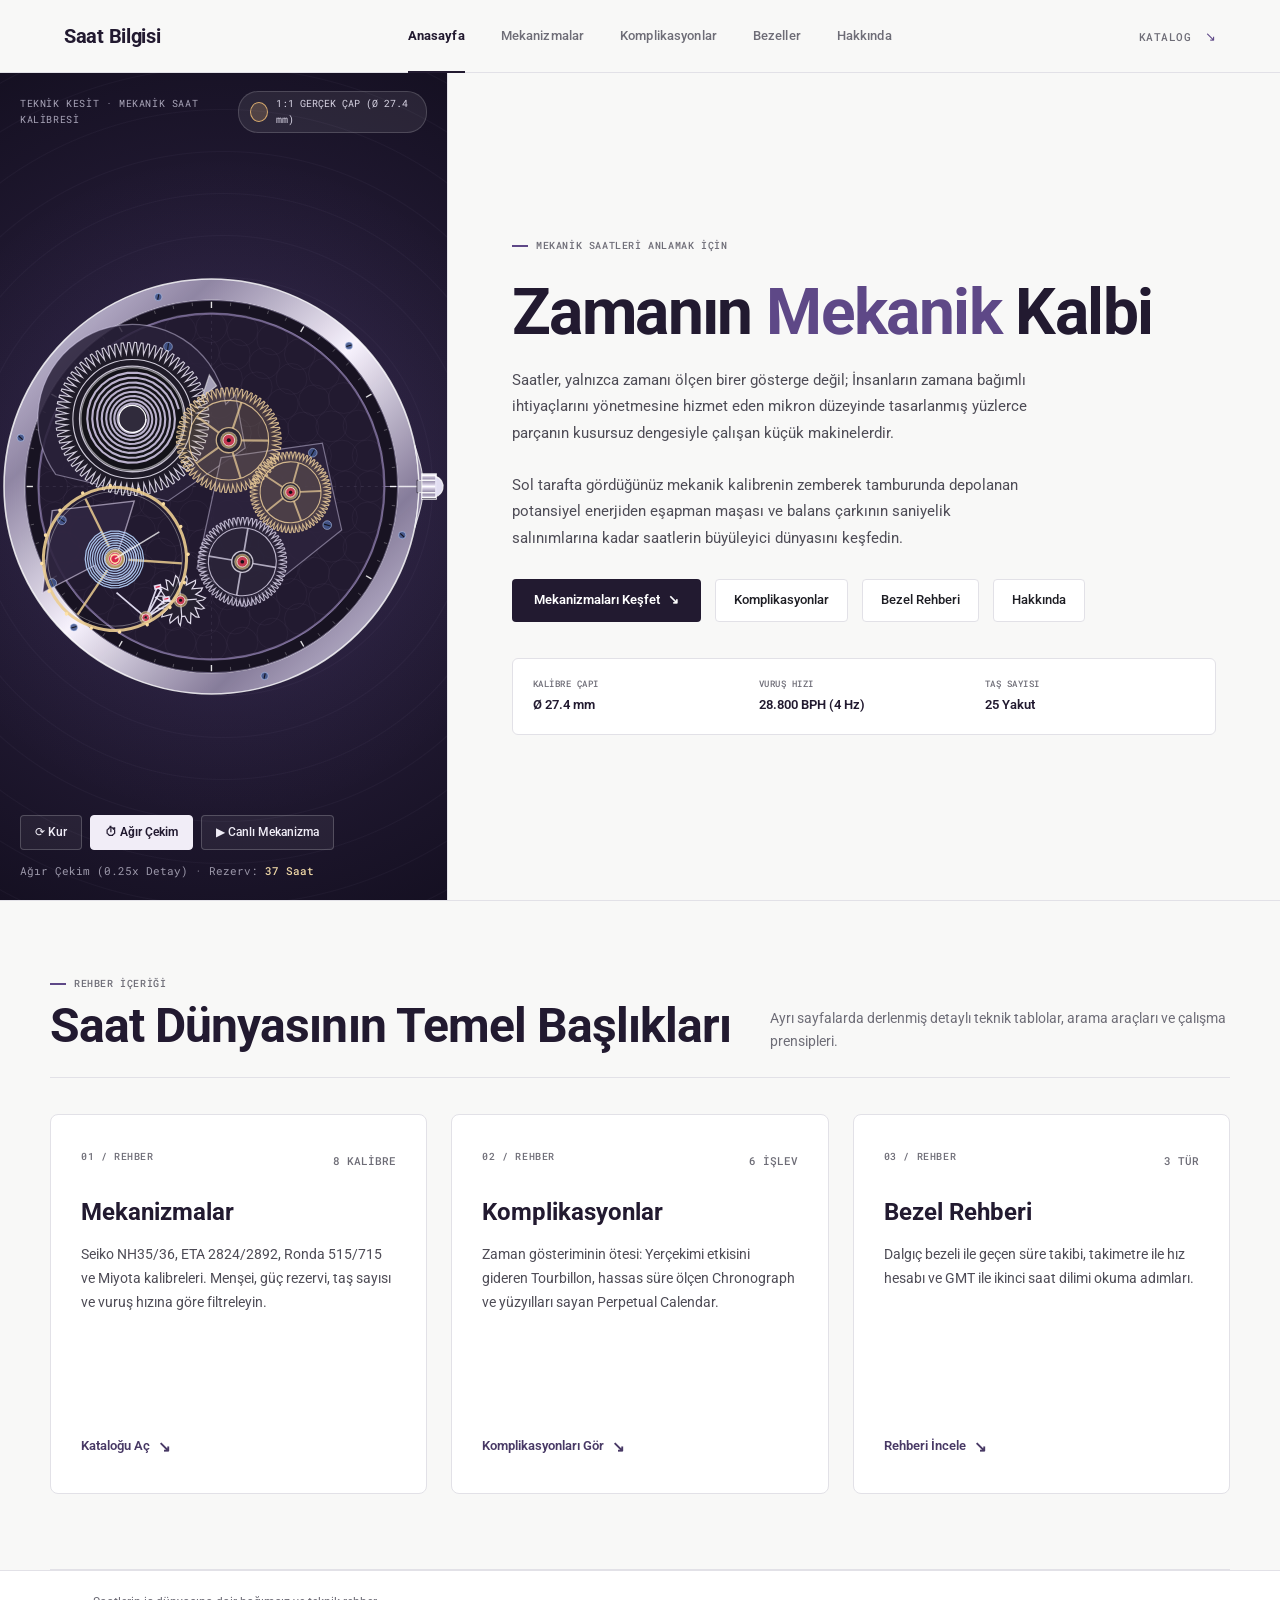
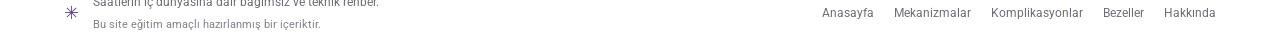
<file: index.html>
<!doctype html>
<html lang="tr">

<head>
  <meta charset="utf-8">
  <meta name="viewport" content="width=device-width, initial-scale=1">
  <meta name="theme-color" content="#f8f8f7">
  <meta name="description"
    content="Saat mekanizmaları, komplikasyonları ve bezel kullanımı hakkında kapsamlı ve anlaşılır bir rehber.">
  <title>Saatler — Mekanizmalar, Komplikasyonlar ve Bezel Rehberi</title>
  <link rel="preconnect" href="https://fonts.googleapis.com">
  <link rel="preconnect" href="https://fonts.gstatic.com" crossorigin>
  <link
    href="https://fonts.googleapis.com/css2?family=Roboto:ital,wght@0,300;0,400;0,500;0,700;1,400&family=Roboto+Mono:wght@400;500&display=swap"
    rel="stylesheet">
  <link rel="stylesheet" href="styles.css">
  <script src="script.js" defer></script>
</head>

<body>
  <header class="topbar">
    <a class="wordmark" href="index.html" aria-label="Saat Bilgisi Anasayfa">Saat Bilgisi</a>
    <nav class="main-nav" aria-label="Ana gezinme">
      <a class="nav-link active" aria-current="page" href="index.html">Anasayfa</a>
      <a class="nav-link" href="mekanizmalar.html">Mekanizmalar</a>
      <a class="nav-link" href="komplikasyonlar.html">Komplikasyonlar</a>
      <a class="nav-link" href="bezeller.html">Bezeller</a>
      <a class="nav-link" href="hakkinda.html">Hakkında</a>
    </nav>
    <a class="topbar-index" href="mekanizmalar.html">KATALOG <span>↘</span></a>
  </header>

  <main>
    <!-- HERO SECTION WITH REALISTIC CHARCOAL WATCH MECHANISM -->
    <section class="home-hero" aria-labelledby="hero-title">
      <div class="hero-art-container"
        aria-label="Mekanik saat kalibresinin karakalem teknik kesit çizimi ve çalışan mekanizması">
        <div class="workbench-header">
          <span class="workbench-tag">TEKNİK KESİT · MEKANİK SAAT KALİBRESİ</span>
          <div class="workbench-scale-badge" title="Mekanik bir kol saati kalibresinin yaklaşık gerçek boyutu">
            <span class="scale-circle-1to1" style="width: 20px; height: 20px;" aria-hidden="true"></span>
            <span>1:1 GERÇEK ÇAP (Ø 27.4 mm)</span>
          </div>
        </div>

        <div class="canvas-wrapper">
          <canvas id="zemberek-canvas" width="560" height="560" role="img"
            aria-label="Kasa çerçevesi içinde tam mekanik saat kalibresi ve kurma kolu"></canvas>
        </div>

        <div class="workbench-controls">
          <div class="control-buttons">
            <button id="btn-wind" class="btn-workbench" type="button"
              title="Zembereği kurarak mekanizmaya güç depolayın">⟳ Kur</button>
            <button id="btn-release" class="btn-workbench active" type="button"
              title="Ağır çekimde dişlilerin ve eşapmanın çalışmasını izleyin">⏱ Ağır Çekim</button>
            <button id="btn-auto" class="btn-workbench" type="button" title="Normal mekanizma çalışma hızı">▶ Canlı
              Mekanizma</button>
          </div>
          <div class="state-indicator">
            <span id="zemberek-state-text">Ağır Çekim (0.25x Detay)</span> ·
            Rezerv: <strong id="zemberek-reserve-text">42 Saat</strong>
          </div>
        </div>
      </div>

      <div class="hero-copy">
        <p class="eyebrow"><span class="eyebrow-mark"></span> MEKANİK SAATLERİ ANLAMAK İÇİN</p>
        <h1 id="hero-title">Zamanın <span>Mekanik</span> Kalbi</h1>
        <p class="hero-intro">Saatler, yalnızca zamanı ölçen birer gösterge değil; İnsanların zamana bağımlı
          ihtiyaçlarını yönetmesine hizmet eden mikron düzeyinde tasarlanmış yüzlerce parçanın kusursuz dengesiyle
          çalışan küçük makinelerdir.
          <br><br>
          Sol tarafta gördüğünüz mekanik kalibrenin zemberek tamburunda depolanan potansiyel enerjiden eşapman maşası ve
          balans çarkının saniyelik salınımlarına kadar saatlerin büyüleyici dünyasını keşfedin.
        </p>

        <div class="hero-actions">
          <a class="btn-primary" href="mekanizmalar.html">Mekanizmaları Keşfet <span>↘</span></a>
          <a class="btn-secondary" href="komplikasyonlar.html">Komplikasyonlar</a>
          <a class="btn-secondary" href="bezeller.html">Bezel Rehberi</a>
          <a class="btn-secondary" href="hakkinda.html">Hakkında</a>
        </div>

        <div class="hero-specs-box">
          <div class="hero-spec-item">
            <dt>Kalibre Çapı</dt>
            <dd>Ø 27.4 mm</dd>
          </div>
          <div class="hero-spec-item">
            <dt>Vuruş Hızı</dt>
            <dd>28.800 BPH (4 Hz)</dd>
          </div>
          <div class="hero-spec-item">
            <dt>Taş Sayısı</dt>
            <dd>25 Yakut</dd>
          </div>
        </div>
      </div>
    </section>

    <!-- PORTAL SECTIONS -->
    <section class="portal-section page-wrap" aria-labelledby="portal-title">
      <div class="section-heading">
        <div>
          <p class="eyebrow"><span class="eyebrow-mark"></span> REHBER İÇERİĞİ</p>
          <h2 id="portal-title">Saat Dünyasının Temel Başlıkları</h2>
        </div>
        <p class="section-description">Ayrı sayfalarda derlenmiş detaylı teknik tablolar, arama araçları ve çalışma
          prensipleri.</p>
      </div>

      <div class="portal-grid">
        <article class="portal-card">
          <div class="portal-card-header">
            <span class="eyebrow">01 / REHBER</span>
            <span class="portal-num">8 KALİBRE</span>
          </div>
          <h3>Mekanizmalar</h3>
          <p>Seiko NH35/36, ETA 2824/2892, Ronda 515/715 ve Miyota kalibreleri. Menşei, güç rezervi, taş sayısı ve vuruş
            hızına göre filtreleyin.</p>
          <a class="portal-link" href="mekanizmalar.html">Kataloğu Aç <span>↘</span></a>
        </article>

        <article class="portal-card">
          <div class="portal-card-header">
            <span class="eyebrow">02 / REHBER</span>
            <span class="portal-num">6 İŞLEV</span>
          </div>
          <h3>Komplikasyonlar</h3>
          <p>Zaman gösteriminin ötesi: Yerçekimi etkisini gideren Tourbillon, hassas süre ölçen Chronograph ve
            yüzyılları sayan Perpetual Calendar.</p>
          <a class="portal-link" href="komplikasyonlar.html">Komplikasyonları Gör <span>↘</span></a>
        </article>

        <article class="portal-card">
          <div class="portal-card-header">
            <span class="eyebrow">03 / REHBER</span>
            <span class="portal-num">3 TÜR</span>
          </div>
          <h3>Bezel Rehberi</h3>
          <p>Dalgıç bezeli ile geçen süre takibi, takimetre ile hız hesabı ve GMT ile ikinci saat dilimi okuma adımları.
          </p>
          <a class="portal-link" href="bezeller.html">Rehberi İncele <span>↘</span></a>
        </article>
      </div>
    </section>
  </main>

  <footer class="site-footer">
    <div class="footer-left">
      <span class="footer-mark" aria-hidden="true">✳</span>
      <div>
        <p>Saatlerin iç dünyasına dair bağımsız ve teknik rehber.</p>
        <p class="footer-disclaimer">Bu site eğitim amaçlı hazırlanmış bir içeriktir.</p>
      </div>
    </div>
    <nav class="footer-links" aria-label="Alt gezinme">
      <a href="index.html">Anasayfa</a>
      <a href="mekanizmalar.html">Mekanizmalar</a>
      <a href="komplikasyonlar.html">Komplikasyonlar</a>
      <a href="bezeller.html">Bezeller</a>
      <a href="hakkinda.html">Hakkında</a>
    </nav>
  </footer>
</body>

</html>
</file>
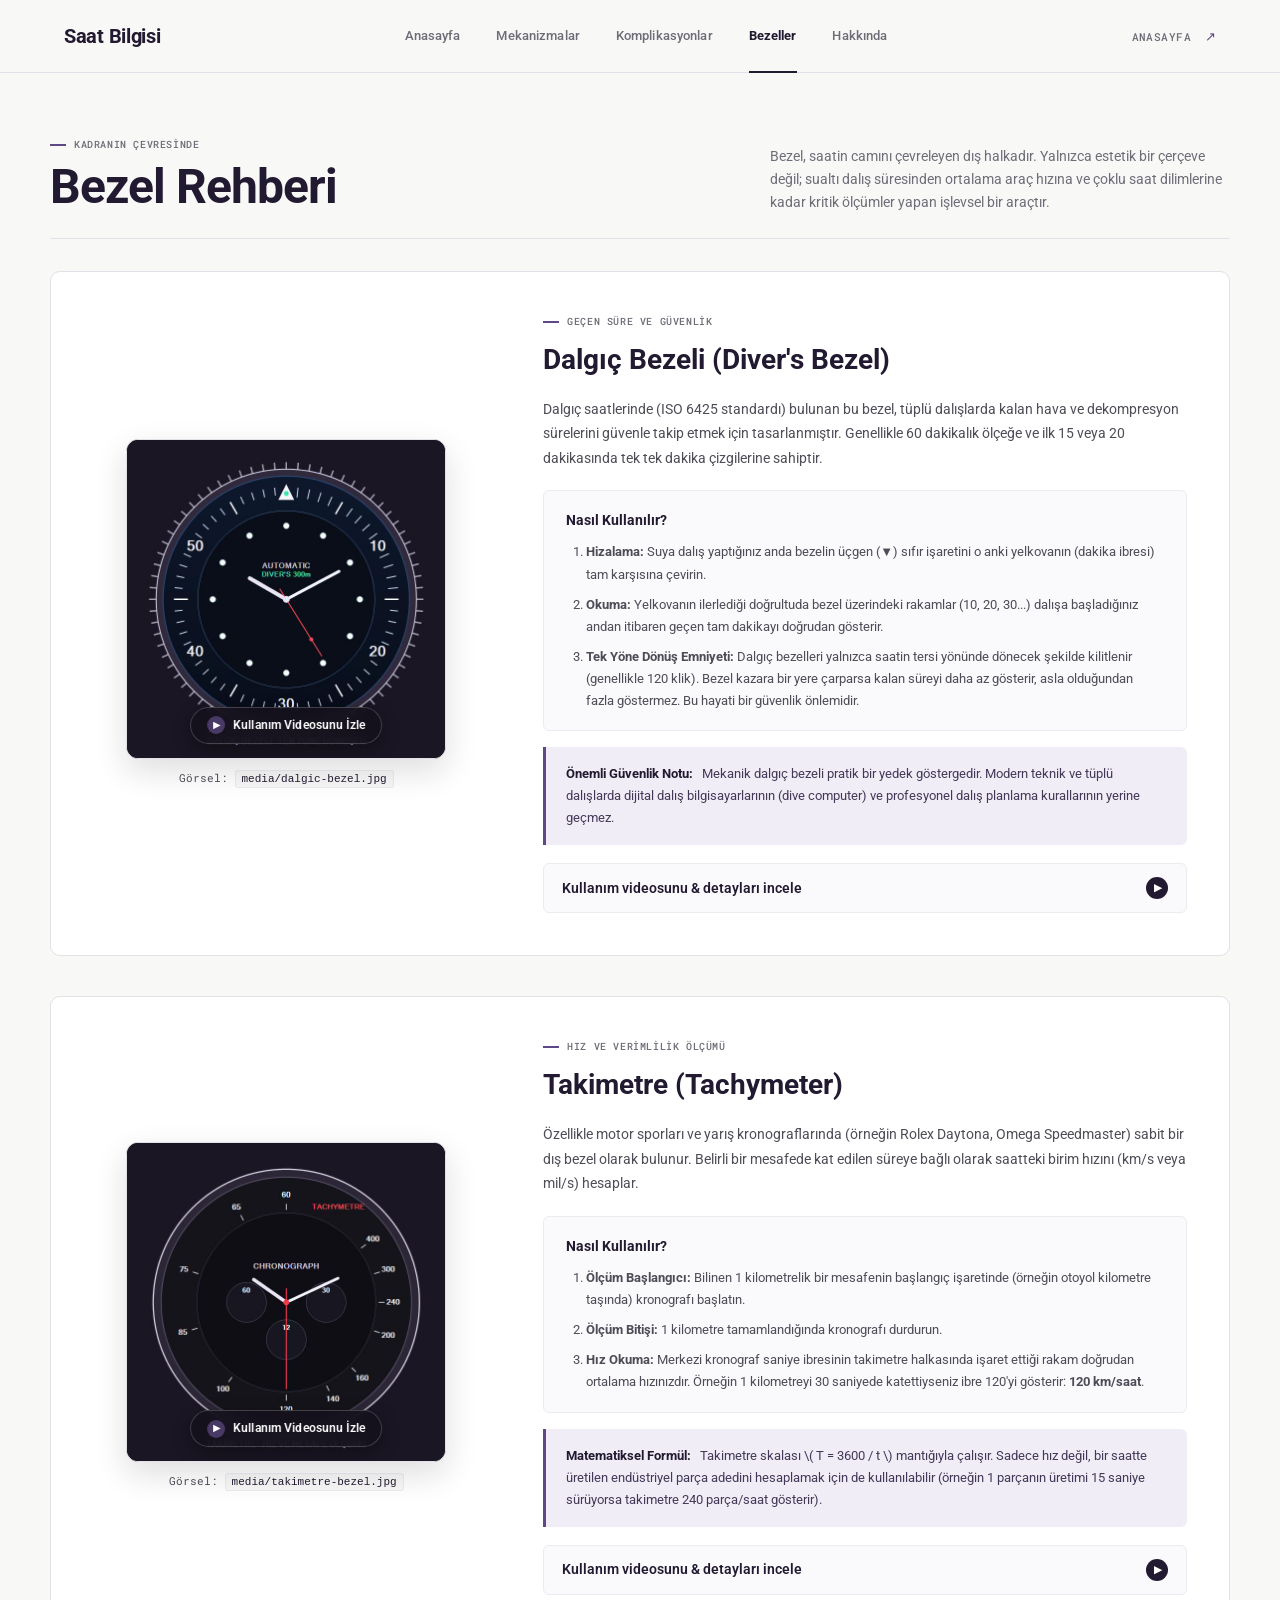
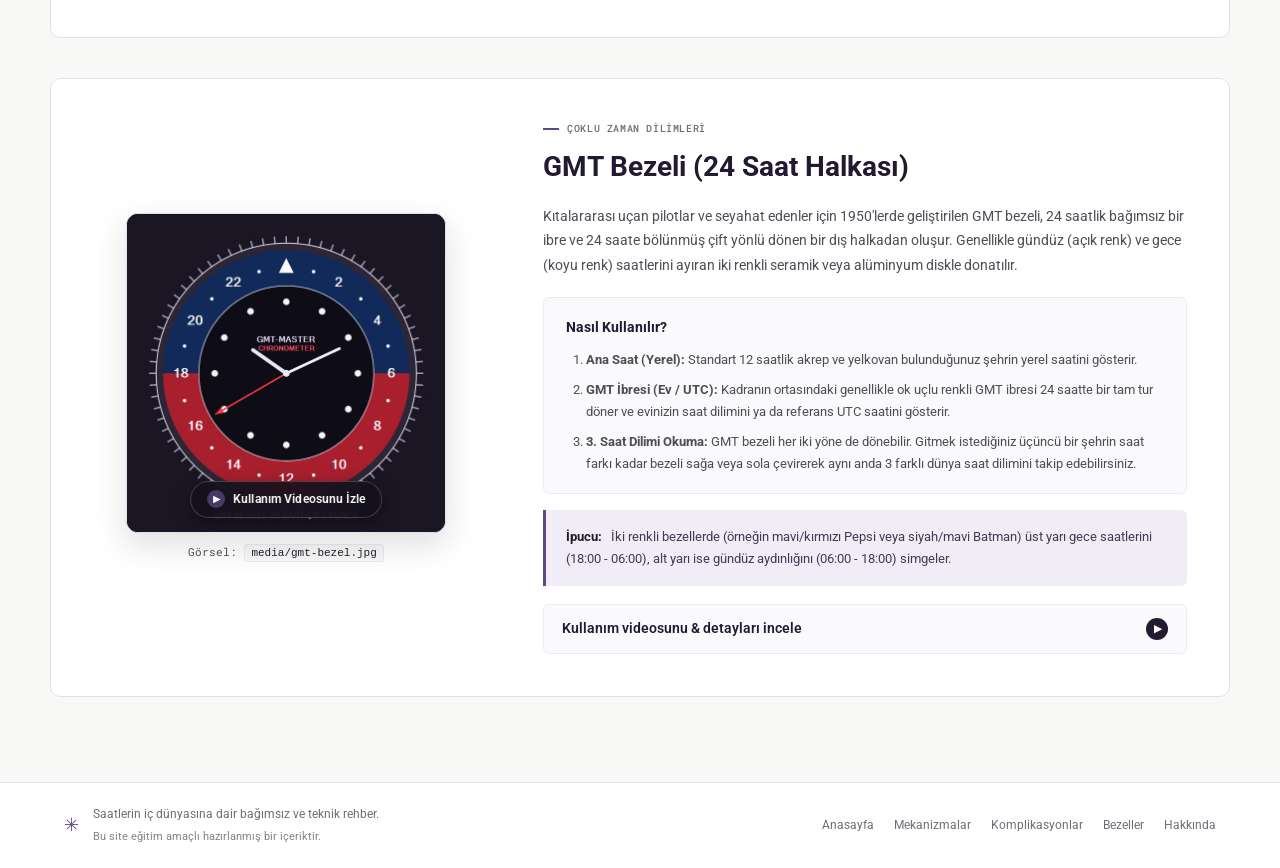
<file: bezeller.html>
<!doctype html>
<html lang="tr">
  <head>
    <meta charset="utf-8">
    <meta name="viewport" content="width=device-width, initial-scale=1">
    <meta name="theme-color" content="#f8f8f7">
    <meta name="description" content="Saat bezeli çeşitleri ve kullanım rehberi: Dalgıç bezeli, Takimetre ve GMT bezeli ile süre ve hız ölçümü.">
    <title>Bezeller — Saat Bezel Türleri ve Kullanım Kılavuzu</title>
    <link rel="preconnect" href="https://fonts.googleapis.com">
    <link rel="preconnect" href="https://fonts.gstatic.com" crossorigin>
    <link href="https://fonts.googleapis.com/css2?family=Roboto:ital,wght@0,300;0,400;0,500;0,700;1,400&family=Roboto+Mono:wght@400;500&display=swap" rel="stylesheet">
    <link rel="stylesheet" href="styles.css">
    <script src="script.js" defer></script>
  </head>
  <body>
    <header class="topbar">
      <a class="wordmark" href="index.html" aria-label="Saat Bilgisi Anasayfa">Saat Bilgisi</a>
      <nav class="main-nav" aria-label="Ana gezinme">
        <a class="nav-link" href="index.html">Anasayfa</a>
        <a class="nav-link" href="mekanizmalar.html">Mekanizmalar</a>
        <a class="nav-link" href="komplikasyonlar.html">Komplikasyonlar</a>
        <a class="nav-link active" aria-current="page" href="bezeller.html">Bezeller</a>
        <a class="nav-link" href="hakkinda.html">Hakkında</a>
      </nav>
      <a class="topbar-index" href="index.html">ANASAYFA <span>↗</span></a>
    </header>

    <main class="page-wrap content-section bezel-section">
      <header class="section-heading">
        <div>
          <p class="eyebrow"><span class="eyebrow-mark"></span> KADRANIN ÇEVRESİNDE</p>
          <h1>Bezel Rehberi</h1>
        </div>
        <p class="section-description">Bezel, saatin camını çevreleyen dış halkadır. Yalnızca estetik bir çerçeve değil; sualtı dalış süresinden ortalama araç hızına ve çoklu saat dilimlerine kadar kritik ölçümler yapan işlevsel bir araçtır.</p>
      </header>

      <div class="bezel-guides">
        <!-- 1. DALGIÇ BEZELİ -->
        <article class="bezel-guide">
          <div class="bezel-preview-wrap">
            <button class="bezel-preview-btn" type="button" popovertarget="bezel-modal-dive" aria-label="Dalgıç Bezeli videosunu ve detayını izle">
              <img src="media/dalgic-bezel.jpg" alt="Dalgıç Bezeli (Diver's Bezel)" class="bezel-image" onerror="if(!this.dataset.fallback){this.dataset.fallback=1; this.src='media/dalgic-bezel.png';}">
              <div class="bezel-preview-badge">
                <span class="badge-icon">▶</span>
                <span class="badge-text">Kullanım Videosunu İzle</span>
              </div>
            </button>
            <span class="bezel-hint-text">Görsel: <code>media/dalgic-bezel.jpg</code></span>
          </div>

          <div class="bezel-copy">
            <p class="eyebrow"><span class="eyebrow-mark"></span> GEÇEN SÜRE VE GÜVENLİK</p>
            <h3>Dalgıç Bezeli (Diver's Bezel)</h3>
            <p>Dalgıç saatlerinde (ISO 6425 standardı) bulunan bu bezel, tüplü dalışlarda kalan hava ve dekompresyon sürelerini güvenle takip etmek için tasarlanmıştır. Genellikle 60 dakikalık ölçeğe ve ilk 15 veya 20 dakikasında tek tek dakika çizgilerine sahiptir.</p>
            
            <div class="bezel-steps-card">
              <h4>Nasıl Kullanılır?</h4>
              <ol>
                <li><strong>Hizalama:</strong> Suya dalış yaptığınız anda bezelin üçgen (▼) sıfır işaretini o anki yelkovanın (dakika ibresi) tam karşısına çevirin.</li>
                <li><strong>Okuma:</strong> Yelkovanın ilerlediği doğrultuda bezel üzerindeki rakamlar (10, 20, 30...) dalışa başladığınız andan itibaren geçen tam dakikayı doğrudan gösterir.</li>
                <li><strong>Tek Yöne Dönüş Emniyeti:</strong> Dalgıç bezelleri yalnızca saatin tersi yönünde dönecek şekilde kilitlenir (genellikle 120 klik). Bezel kazara bir yere çarparsa kalan süreyi daha az gösterir, asla olduğundan fazla göstermez. Bu hayati bir güvenlik önlemidir.</li>
              </ol>
            </div>

            <p class="bezel-tip">
              <strong>Önemli Güvenlik Notu:</strong> Mekanik dalgıç bezeli pratik bir yedek göstergedir. Modern teknik ve tüplü dalışlarda dijital dalış bilgisayarlarının (dive computer) ve profesyonel dalış planlama kurallarının yerine geçmez.
            </p>

            <button class="card-link bezel-detail-link" type="button" popovertarget="bezel-modal-dive">
              Kullanım videosunu & detayları incele <span>▶</span>
            </button>
          </div>
        </article>

        <!-- 2. TAKİMETRE BEZELİ -->
        <article class="bezel-guide">
          <div class="bezel-preview-wrap">
            <button class="bezel-preview-btn" type="button" popovertarget="bezel-modal-tachy" aria-label="Takimetre videosunu ve detayını izle">
              <img src="media/takimetre-bezel.jpg" alt="Takimetre (Tachymeter)" class="bezel-image" onerror="if(!this.dataset.fallback){this.dataset.fallback=1; this.src='media/takimetre-bezel.png';}">
              <div class="bezel-preview-badge">
                <span class="badge-icon">▶</span>
                <span class="badge-text">Kullanım Videosunu İzle</span>
              </div>
            </button>
            <span class="bezel-hint-text">Görsel: <code>media/takimetre-bezel.jpg</code></span>
          </div>

          <div class="bezel-copy">
            <p class="eyebrow"><span class="eyebrow-mark"></span> HIZ VE VERİMLİLİK ÖLÇÜMÜ</p>
            <h3>Takimetre (Tachymeter)</h3>
            <p>Özellikle motor sporları ve yarış kronograflarında (örneğin Rolex Daytona, Omega Speedmaster) sabit bir dış bezel olarak bulunur. Belirli bir mesafede kat edilen süreye bağlı olarak saatteki birim hızını (km/s veya mil/s) hesaplar.</p>
            
            <div class="bezel-steps-card">
              <h4>Nasıl Kullanılır?</h4>
              <ol>
                <li><strong>Ölçüm Başlangıcı:</strong> Bilinen 1 kilometrelik bir mesafenin başlangıç işaretinde (örneğin otoyol kilometre taşında) kronografı başlatın.</li>
                <li><strong>Ölçüm Bitişi:</strong> 1 kilometre tamamlandığında kronografı durdurun.</li>
                <li><strong>Hız Okuma:</strong> Merkezi kronograf saniye ibresinin takimetre halkasında işaret ettiği rakam doğrudan ortalama hızınızdır. Örneğin 1 kilometreyi 30 saniyede katettiyseniz ibre 120'yi gösterir: <strong>120 km/saat</strong>.</li>
              </ol>
            </div>

            <p class="bezel-tip">
              <strong>Matematiksel Formül:</strong> Takimetre skalası \( T = 3600 / t \) mantığıyla çalışır. Sadece hız değil, bir saatte üretilen endüstriyel parça adedini hesaplamak için de kullanılabilir (örneğin 1 parçanın üretimi 15 saniye sürüyorsa takimetre 240 parça/saat gösterir).
            </p>

            <button class="card-link bezel-detail-link" type="button" popovertarget="bezel-modal-tachy">
              Kullanım videosunu & detayları incele <span>▶</span>
            </button>
          </div>
        </article>

        <!-- 3. GMT BEZELİ -->
        <article class="bezel-guide">
          <div class="bezel-preview-wrap">
            <button class="bezel-preview-btn" type="button" popovertarget="bezel-modal-gmt" aria-label="GMT Bezeli videosunu ve detayını izle">
              <img src="media/gmt-bezel.jpg" alt="GMT Bezeli (24 Saat Halkası)" class="bezel-image" onerror="if(!this.dataset.fallback){this.dataset.fallback=1; this.src='media/gmt-bezel.png';}">
              <div class="bezel-preview-badge">
                <span class="badge-icon">▶</span>
                <span class="badge-text">Kullanım Videosunu İzle</span>
              </div>
            </button>
            <span class="bezel-hint-text">Görsel: <code>media/gmt-bezel.jpg</code></span>
          </div>

          <div class="bezel-copy">
            <p class="eyebrow"><span class="eyebrow-mark"></span> ÇOKLU ZAMAN DİLİMLERİ</p>
            <h3>GMT Bezeli (24 Saat Halkası)</h3>
            <p>Kıtalararası uçan pilotlar ve seyahat edenler için 1950'lerde geliştirilen GMT bezeli, 24 saatlik bağımsız bir ibre ve 24 saate bölünmüş çift yönlü dönen bir dış halkadan oluşur. Genellikle gündüz (açık renk) ve gece (koyu renk) saatlerini ayıran iki renkli seramik veya alüminyum diskle donatılır.</p>
            
            <div class="bezel-steps-card">
              <h4>Nasıl Kullanılır?</h4>
              <ol>
                <li><strong>Ana Saat (Yerel):</strong> Standart 12 saatlik akrep ve yelkovan bulunduğunuz şehrin yerel saatini gösterir.</li>
                <li><strong>GMT İbresi (Ev / UTC):</strong> Kadranın ortasındaki genellikle ok uçlu renkli GMT ibresi 24 saatte bir tam tur döner ve evinizin saat dilimini ya da referans UTC saatini gösterir.</li>
                <li><strong>3. Saat Dilimi Okuma:</strong> GMT bezeli her iki yöne de dönebilir. Gitmek istediğiniz üçüncü bir şehrin saat farkı kadar bezeli sağa veya sola çevirerek aynı anda 3 farklı dünya saat dilimini takip edebilirsiniz.</li>
              </ol>
            </div>

            <p class="bezel-tip">
              <strong>İpucu:</strong> İki renkli bezellerde (örneğin mavi/kırmızı Pepsi veya siyah/mavi Batman) üst yarı gece saatlerini (18:00 - 06:00), alt yarı ise gündüz aydınlığını (06:00 - 18:00) simgeler.
            </p>

            <button class="card-link bezel-detail-link" type="button" popovertarget="bezel-modal-gmt">
              Kullanım videosunu & detayları incele <span>▶</span>
            </button>
          </div>
        </article>
      </div>

      <!-- POPOVER VIDEO MODALS -->
      <!-- 1. Dalgıç Bezeli Video Modalı -->
      <div class="popover-panel bezel-video-panel" id="bezel-modal-dive" popover>
        <button class="popover-close" type="button" popovertarget="bezel-modal-dive" popovertargetaction="hide" aria-label="Kapat">×</button>
        <p class="eyebrow"><span class="eyebrow-mark"></span> VİDEOLU KULLANIM REHBERİ</p>
        <h3>Dalgıç Bezeli Nasıl Kullanılır?</h3>
        <p class="popover-lead">Dalgıç bezeli ile geçen süreyi hatasız ölçme, tek yöne dönüş emniyeti ve pratik günlük kullanım adımları.</p>
        
        <div class="video-container">
          <iframe width="560" height="315" src="https://www.youtube.com/embed/JxawsYAOTwA?si=AmiWsAfJa2VOzgLr" title="YouTube video player" frameborder="0" allow="accelerometer; autoplay; clipboard-write; encrypted-media; gyroscope; picture-in-picture; web-share" referrerpolicy="strict-origin-when-cross-origin" allowfullscreen></iframe>
        </div>

        <div class="video-notes">
          <h4>Önemli Noktalar</h4>
          <ul>
            <li><strong>Sıfırlama:</strong> Üçgen sıfır işaretini (▼) o anki yelkovanın tam üzerine çevirin.</li>
            <li><strong>Süre Okuma:</strong> Yelkovanın bezelde işaret ettiği rakam (10, 20, 30 dk) geçen süredir.</li>
            <li><strong>Güvenlik Emniyeti:</strong> Bezel yalnızca saatin tersi yönünde döner; çarpma durumunda kalan süreyi asla olduğundan fazla göstermez.</li>
          </ul>
        </div>
      </div>

      <!-- 2. Takimetre Video Modalı -->
      <div class="popover-panel bezel-video-panel" id="bezel-modal-tachy" popover>
        <button class="popover-close" type="button" popovertarget="bezel-modal-tachy" popovertargetaction="hide" aria-label="Kapat">×</button>
        <p class="eyebrow"><span class="eyebrow-mark"></span> VİDEOLU KULLANIM REHBERİ</p>
        <h3>Takimetre (Tachymeter) Nasıl Kullanılır?</h3>
        <p class="popover-lead">Kronograf ibresi ve dış takimetre ölçeğiyle ortalama hız (km/s) ve saatteki üretim adedini pratik hesaplama.</p>
        
        <div class="video-container">
          <iframe width="560" height="315" src="https://www.youtube.com/embed/2e5vrBVNXzg?si=SLJd8jNTEXz963rz" title="YouTube video player" frameborder="0" allow="accelerometer; autoplay; clipboard-write; encrypted-media; gyroscope; picture-in-picture; web-share" referrerpolicy="strict-origin-when-cross-origin" allowfullscreen></iframe>
        </div>

        <div class="video-notes">
          <h4>Önemli Noktalar</h4>
          <ul>
            <li><strong>1 Km / Mil Kuralı:</strong> Başlangıç noktasında kronografı başlatın, 1 birim mesafe tamamlandığında durdurun.</li>
            <li><strong>Hız Değeri:</strong> Saniye ibresinin takimetrede işaret ettiği sayı doğrudan saatteki hızınızdır (örneğin 30 sn = 120 km/s).</li>
            <li><strong>Matematik Mantığı:</strong> \( T = 3600 / t \) esasına dayanır, saatteki endüstriyel üretim temposunu ölçmek için de kullanılabilir.</li>
          </ul>
        </div>
      </div>

      <!-- 3. GMT Bezeli Video Modalı -->
      <div class="popover-panel bezel-video-panel" id="bezel-modal-gmt" popover>
        <button class="popover-close" type="button" popovertarget="bezel-modal-gmt" popovertargetaction="hide" aria-label="Kapat">×</button>
        <p class="eyebrow"><span class="eyebrow-mark"></span> VİDEOLU KULLANIM REHBERİ</p>
        <h3>GMT Bezeli (24 Saat Halkası) Nasıl Kullanılır?</h3>
        <p class="popover-lead">24 saatte bir tam tur atan bağımsız GMT ibresi ve döner dış halkayla aynı anda 3 farklı saat dilimini izleme.</p>
        
        <div class="video-container">
          <iframe 
            src="https://www.youtube.com/embed/giMKGfy5IV4?enablejsapi=1" 
            title="GMT Bezeli Nasıl Kullanılır?" 
            frameborder="0" 
            allow="accelerometer; autoplay; clipboard-write; encrypted-media; gyroscope; picture-in-picture; web-share" 
            allowfullscreen>
          </iframe>
        </div>

        <div class="video-notes">
          <h4>Önemli Noktalar</h4>
          <ul>
            <li><strong>Yerel Saat:</strong> Standart akrep ve yelkovan yerel saat dilimini gösterir.</li>
            <li><strong>GMT İbresi:</strong> Renkli ok uçlu ibre evinizin saatini (veya UTC referansını) dış 24 saatlik skala üzerinde gösterir.</li>
            <li><strong>Çift Yönlü Bezel:</strong> Bezel sağa veya sola çevrilerek gitmek istediğiniz üçüncü şehrin saat farkı kadar kaydırılır.</li>
          </ul>
        </div>
      </div>
    </main>

    <footer class="site-footer">
      <div class="footer-left">
        <span class="footer-mark" aria-hidden="true">✳</span>
        <div>
          <p>Saatlerin iç dünyasına dair bağımsız ve teknik rehber.</p>
          <p class="footer-disclaimer">Bu site eğitim amaçlı hazırlanmış bir içeriktir.</p>
        </div>
      </div>
      <nav class="footer-links" aria-label="Alt gezinme">
        <a href="index.html">Anasayfa</a>
        <a href="mekanizmalar.html">Mekanizmalar</a>
        <a href="komplikasyonlar.html">Komplikasyonlar</a>
        <a href="bezeller.html">Bezeller</a>
        <a href="hakkinda.html">Hakkında</a>
      </nav>
    </footer>
  </body>
</html>
</file>
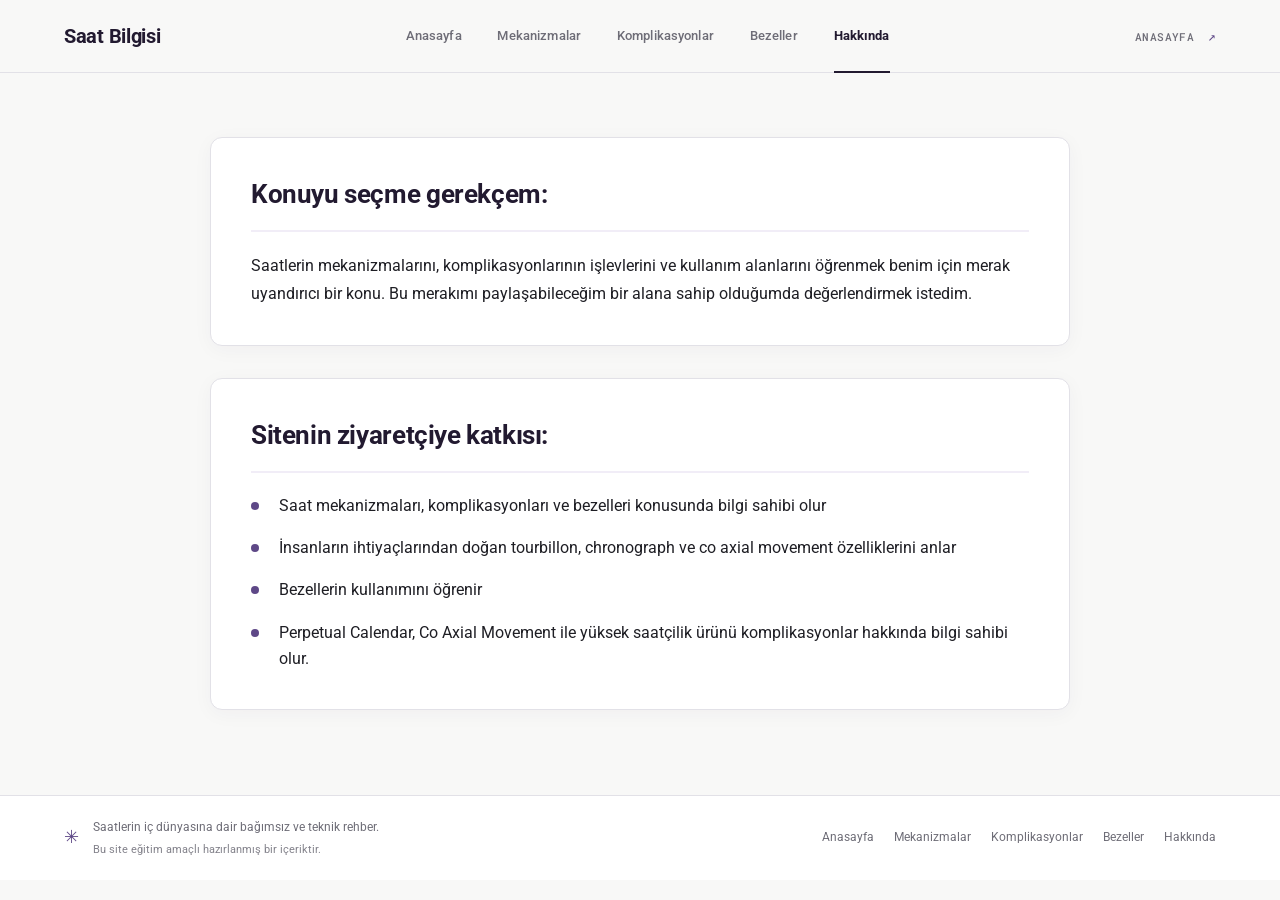
<file: hakkinda.html>
<!doctype html>
<html lang="tr">

<head>
  <meta charset="utf-8">
  <meta name="viewport" content="width=device-width, initial-scale=1">
  <meta name="theme-color" content="#f8f8f7">
  <meta name="description"
    content="Saatler Rehberi hakkında: Konuyu seçme gerekçesi ve sitenin ziyaretçiye katkısı.">
  <title>Hakkında — Saatler Rehberi</title>
  <link rel="preconnect" href="https://fonts.googleapis.com">
  <link rel="preconnect" href="https://fonts.gstatic.com" crossorigin>
  <link
    href="https://fonts.googleapis.com/css2?family=Roboto:ital,wght@0,300;0,400;0,500;0,700;1,400&family=Roboto+Mono:wght@400;500&display=swap"
    rel="stylesheet">
  <link rel="stylesheet" href="styles.css">
  <script src="script.js" defer></script>
</head>

<body>
  <header class="topbar">
    <a class="wordmark" href="index.html" aria-label="Saat Bilgisi Anasayfa">Saat Bilgisi</a>
    <nav class="main-nav" aria-label="Ana gezinme">
      <a class="nav-link" href="index.html">Anasayfa</a>
      <a class="nav-link" href="mekanizmalar.html">Mekanizmalar</a>
      <a class="nav-link" href="komplikasyonlar.html">Komplikasyonlar</a>
      <a class="nav-link" href="bezeller.html">Bezeller</a>
      <a class="nav-link active" aria-current="page" href="hakkinda.html">Hakkında</a>
    </nav>
    <a class="topbar-index" href="index.html">ANASAYFA <span>↗</span></a>
  </header>

  <main class="page-wrap content-section about-simple-wrap">
    <section class="about-card-box">
      <h1 class="about-simple-title">Konuyu seçme gerekçem:</h1>
      <p class="about-simple-text">
        Saatlerin mekanizmalarını, komplikasyonlarının işlevlerini ve kullanım alanlarını öğrenmek benim için merak uyandırıcı bir konu. Bu merakımı paylaşabileceğim bir alana sahip olduğumda değerlendirmek istedim.
      </p>
    </section>

    <section class="about-card-box">
      <h2 class="about-simple-title">Sitenin ziyaretçiye katkısı:</h2>
      <ul class="about-simple-list">
        <li>Saat mekanizmaları, komplikasyonları ve bezelleri konusunda bilgi sahibi olur</li>
        <li>İnsanların ihtiyaçlarından doğan tourbillon, chronograph ve co axial movement özelliklerini anlar</li>
        <li>Bezellerin kullanımını öğrenir</li>
        <li>Perpetual Calendar, Co Axial Movement ile yüksek saatçilik ürünü komplikasyonlar hakkında bilgi sahibi olur.</li>
      </ul>
    </section>
  </main>

  <footer class="site-footer">
    <div class="footer-left">
      <span class="footer-mark" aria-hidden="true">✳</span>
      <div>
        <p>Saatlerin iç dünyasına dair bağımsız ve teknik rehber.</p>
        <p class="footer-disclaimer">Bu site eğitim amaçlı hazırlanmış bir içeriktir.</p>
      </div>
    </div>
    <nav class="footer-links" aria-label="Alt gezinme">
      <a href="index.html">Anasayfa</a>
      <a href="mekanizmalar.html">Mekanizmalar</a>
      <a href="komplikasyonlar.html">Komplikasyonlar</a>
      <a href="bezeller.html">Bezeller</a>
      <a href="hakkinda.html">Hakkında</a>
    </nav>
  </footer>
</body>

</html>
</file>
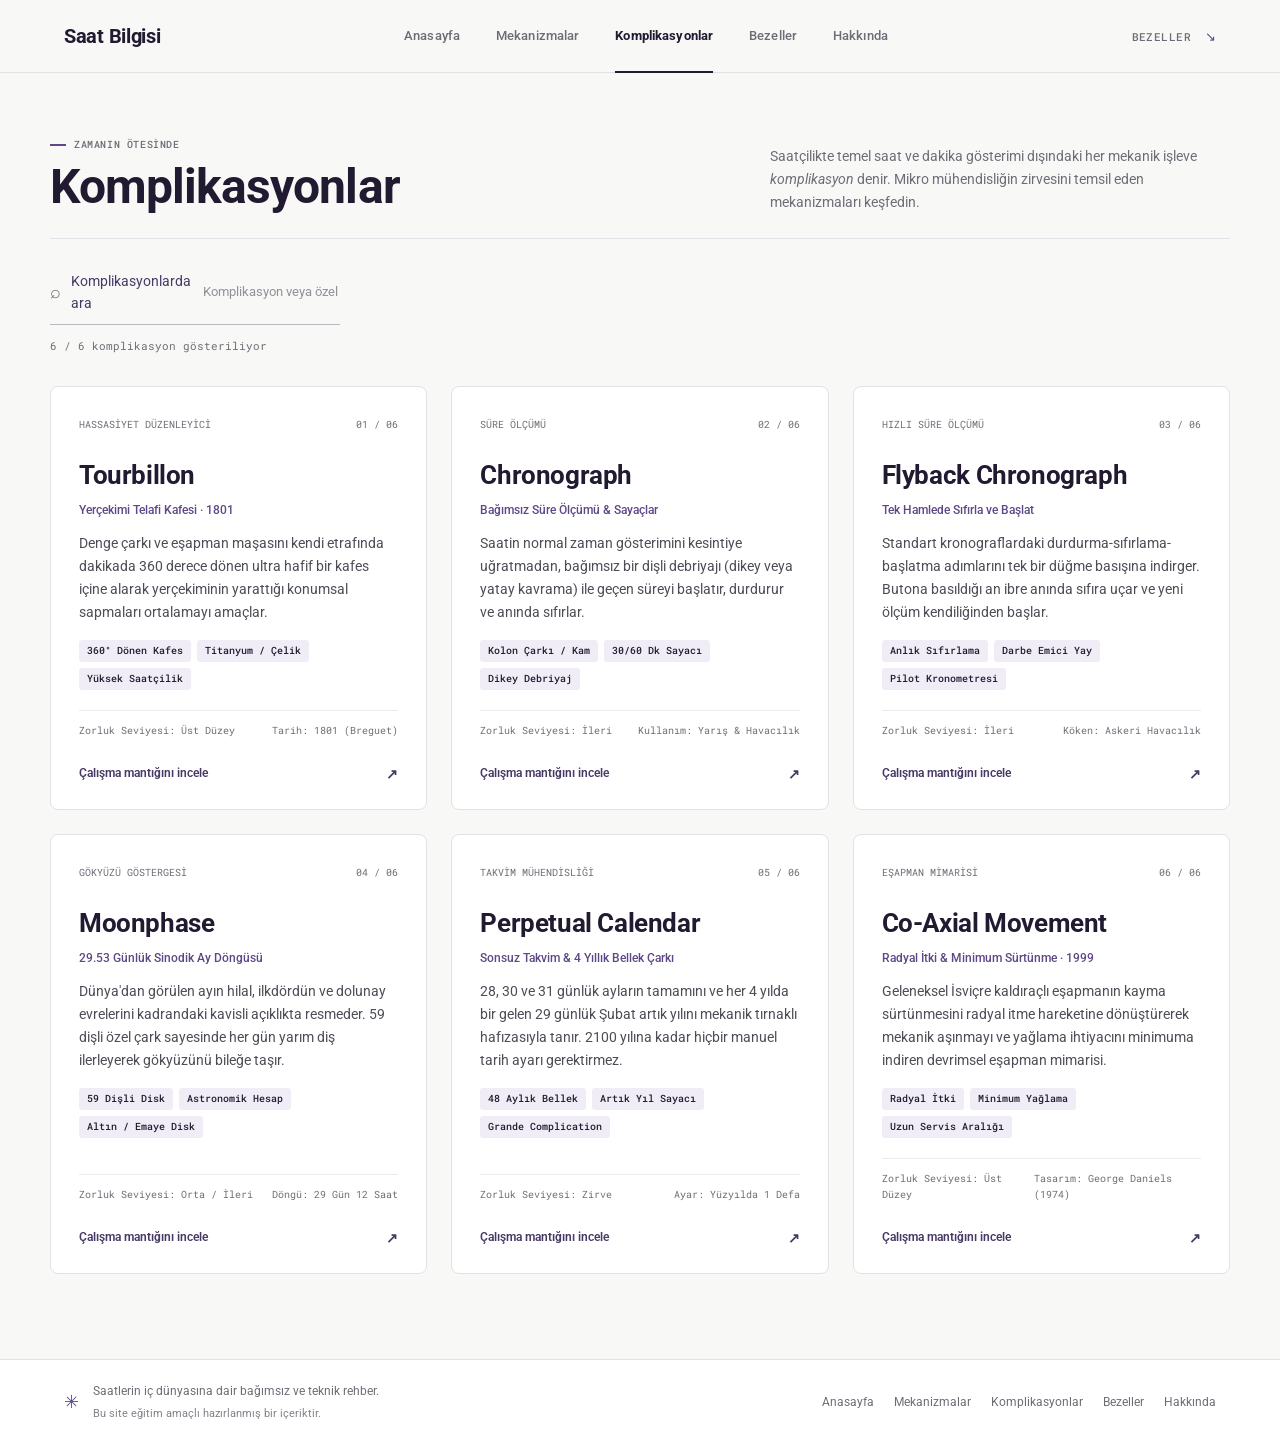
<file: komplikasyonlar.html>
<!doctype html>
<html lang="tr">
  <head>
    <meta charset="utf-8">
    <meta name="viewport" content="width=device-width, initial-scale=1">
    <meta name="theme-color" content="#f8f8f7">
    <meta name="description" content="Saat komplikasyonları rehberi: Tourbillon, Chronograph, Flyback, Moonphase ve Perpetual Calendar mekanizmaları.">
    <title>Komplikasyonlar — Saat İşlevleri Rehberi</title>
    <link rel="preconnect" href="https://fonts.googleapis.com">
    <link rel="preconnect" href="https://fonts.gstatic.com" crossorigin>
    <link href="https://fonts.googleapis.com/css2?family=Roboto:ital,wght@0,300;0,400;0,500;0,700;1,400&family=Roboto+Mono:wght@400;500&display=swap" rel="stylesheet">
    <link rel="stylesheet" href="styles.css">
    <script src="script.js" defer></script>
  </head>
  <body>
    <header class="topbar">
      <a class="wordmark" href="index.html" aria-label="Saat Bilgisi Anasayfa">Saat Bilgisi</a>
      <nav class="main-nav" aria-label="Ana gezinme">
        <a class="nav-link" href="index.html">Anasayfa</a>
        <a class="nav-link" href="mekanizmalar.html">Mekanizmalar</a>
        <a class="nav-link active" aria-current="page" href="komplikasyonlar.html">Komplikasyonlar</a>
        <a class="nav-link" href="bezeller.html">Bezeller</a>
        <a class="nav-link" href="hakkinda.html">Hakkında</a>
      </nav>
      <a class="topbar-index" href="bezeller.html">BEZELLER <span>↘</span></a>
    </header>

    <main class="page-wrap content-section">
      <header class="section-heading">
        <div>
          <p class="eyebrow"><span class="eyebrow-mark"></span> ZAMANIN ÖTESİNDE</p>
          <h1>Komplikasyonlar</h1>
        </div>
        <p class="section-description">Saatçilikte temel saat ve dakika gösterimi dışındaki her mekanik işleve <em>komplikasyon</em> denir. Mikro mühendisliğin zirvesini temsil eden mekanizmaları keşfedin.</p>
      </header>

      <div class="search-panel complication-search-panel">
        <div class="search-field">
          <span aria-hidden="true">⌕</span>
          <label for="complication-search" class="visually-hidden">Komplikasyonlarda ara</label>
          <input id="complication-search" type="search" placeholder="Komplikasyon veya özellik ara..." autocomplete="off">
          <button type="button" class="search-clear-btn" id="complication-search-clear" aria-label="Aramayı temizle" hidden>×</button>
        </div>
        <div class="result-bar">
          <p class="result-count" id="complication-count" aria-live="polite"></p>
          <button type="button" class="reset-filter-btn" id="complication-reset" hidden>Filtreleri Temizle ✕</button>
        </div>
      </div>

      <div class="card-grid complication-grid" id="complication-grid">
        <article class="info-card complication-card" data-search="tourbillon türbillon denge çarkı yerçekimi düzenleyici hassasiyet kafes breguet 1801">
          <div class="card-meta"><span>HASSASİYET DÜZENLEYİCİ</span><span>01 / 06</span></div>
          <h3>Tourbillon</h3>
          <p class="card-subtitle">Yerçekimi Telafi Kafesi · 1801</p>
          <p class="card-description">Denge çarkı ve eşapman maşasını kendi etrafında dakikada 360 derece dönen ultra hafif bir kafes içine alarak yerçekiminin yarattığı konumsal sapmaları ortalamayı amaçlar.</p>
          <div class="card-features">
            <span class="feature-tag">360° Dönen Kafes</span>
            <span class="feature-tag">Titanyum / Çelik</span>
            <span class="feature-tag">Yüksek Saatçilik</span>
          </div>
          <div class="card-specs"><span>Zorluk Seviyesi: Üst Düzey</span><span>Tarih: 1801 (Breguet)</span></div>
          <button class="card-link" type="button" popovertarget="comp-tourbillon">Çalışma mantığını incele <span>↗</span></button>
        </article>

        <article class="info-card complication-card" data-search="chronograph kronograf kronometre süre ölçme merkezi saniye sayaç alt kadran buton">
          <div class="card-meta"><span>SÜRE ÖLÇÜMÜ</span><span>02 / 06</span></div>
          <h3>Chronograph</h3>
          <p class="card-subtitle">Bağımsız Süre Ölçümü & Sayaçlar</p>
          <p class="card-description">Saatin normal zaman gösterimini kesintiye uğratmadan, bağımsız bir dişli debriyajı (dikey veya yatay kavrama) ile geçen süreyi başlatır, durdurur ve anında sıfırlar.</p>
          <div class="card-features">
            <span class="feature-tag">Kolon Çarkı / Kam</span>
            <span class="feature-tag">30/60 Dk Sayacı</span>
            <span class="feature-tag">Dikey Debriyaj</span>
          </div>
          <div class="card-specs"><span>Zorluk Seviyesi: İleri</span><span>Kullanım: Yarış & Havacılık</span></div>
          <button class="card-link" type="button" popovertarget="comp-chronograph">Çalışma mantığını incele <span>↗</span></button>
        </article>

        <article class="info-card complication-card" data-search="flyback chronograph flyback kronograf tek basışta sıfırla yeniden başlat havacılık pilot">
          <div class="card-meta"><span>HIZLI SÜRE ÖLÇÜMÜ</span><span>03 / 06</span></div>
          <h3>Flyback Chronograph</h3>
          <p class="card-subtitle">Tek Hamlede Sıfırla ve Başlat</p>
          <p class="card-description">Standart kronograflardaki durdurma-sıfırlama-başlatma adımlarını tek bir düğme basışına indirger. Butona basıldığı an ibre anında sıfıra uçar ve yeni ölçüm kendiliğinden başlar.</p>
          <div class="card-features">
            <span class="feature-tag">Anlık Sıfırlama</span>
            <span class="feature-tag">Darbe Emici Yay</span>
            <span class="feature-tag">Pilot Kronometresi</span>
          </div>
          <div class="card-specs"><span>Zorluk Seviyesi: İleri</span><span>Köken: Askeri Havacılık</span></div>
          <button class="card-link" type="button" popovertarget="comp-flyback">Çalışma mantığını incele <span>↗</span></button>
        </article>

        <article class="info-card complication-card" data-search="moonphase ay evresi moon phase ay takvimi sinodik ay 29.5 gün gökyüzü astronomik">
          <div class="card-meta"><span>GÖKYÜZÜ GÖSTERGESİ</span><span>04 / 06</span></div>
          <h3>Moonphase</h3>
          <p class="card-subtitle">29.53 Günlük Sinodik Ay Döngüsü</p>
          <p class="card-description">Dünya'dan görülen ayın hilal, ilkdördün ve dolunay evrelerini kadrandaki kavisli açıklıkta resmeder. 59 dişli özel çark sayesinde her gün yarım diş ilerleyerek gökyüzünü bileğe taşır.</p>
          <div class="card-features">
            <span class="feature-tag">59 Dişli Disk</span>
            <span class="feature-tag">Astronomik Hesap</span>
            <span class="feature-tag">Altın / Emaye Disk</span>
          </div>
          <div class="card-specs"><span>Zorluk Seviyesi: Orta / İleri</span><span>Döngü: 29 Gün 12 Saat</span></div>
          <button class="card-link" type="button" popovertarget="comp-moonphase">Çalışma mantığını incele <span>↗</span></button>
        </article>

        <article class="info-card complication-card" data-search="perpetual calendar daimi takvim sonsuz takvim artık yıl ay gün takvimi artık yıl çarkı 29 şubat">
          <div class="card-meta"><span>TAKVİM MÜHENDİSLİĞİ</span><span>05 / 06</span></div>
          <h3>Perpetual Calendar</h3>
          <p class="card-subtitle">Sonsuz Takvim & 4 Yıllık Bellek Çarkı</p>
          <p class="card-description">28, 30 ve 31 günlük ayların tamamını ve her 4 yılda bir gelen 29 günlük Şubat artık yılını mekanik tırnaklı hafızasıyla tanır. 2100 yılına kadar hiçbir manuel tarih ayarı gerektirmez.</p>
          <div class="card-features">
            <span class="feature-tag">48 Aylık Bellek</span>
            <span class="feature-tag">Artık Yıl Sayacı</span>
            <span class="feature-tag">Grande Complication</span>
          </div>
          <div class="card-specs"><span>Zorluk Seviyesi: Zirve</span><span>Ayar: Yüzyılda 1 Defa</span></div>
          <button class="card-link" type="button" popovertarget="comp-calendar">Çalışma mantığını incele <span>↗</span></button>
        </article>

        <article class="info-card complication-card" data-search="co-axial movement coaxial esapman maşa george daniels omega radyal sürtünme mekanizma">
          <div class="card-meta"><span>EŞAPMAN MİMARİSİ</span><span>06 / 06</span></div>
          <h3>Co-Axial Movement</h3>
          <p class="card-subtitle">Radyal İtki & Minimum Sürtünme · 1999</p>
          <p class="card-description">Geleneksel İsviçre kaldıraçlı eşapmanın kayma sürtünmesini radyal itme hareketine dönüştürerek mekanik aşınmayı ve yağlama ihtiyacını minimuma indiren devrimsel eşapman mimarisi.</p>
          <div class="card-features">
            <span class="feature-tag">Radyal İtki</span>
            <span class="feature-tag">Minimum Yağlama</span>
            <span class="feature-tag">Uzun Servis Aralığı</span>
          </div>
          <div class="card-specs"><span>Zorluk Seviyesi: Üst Düzey</span><span>Tasarım: George Daniels (1974)</span></div>
          <button class="card-link" type="button" popovertarget="comp-coaxial">Çalışma mantığını incele <span>↗</span></button>
        </article>

        <p class="empty-state" id="complication-empty" hidden>Bu aramayla eşleşen komplikasyon bulunamadı.</p>
      </div>

      <!-- POPOVER PANELS -->
      <div class="popover-panel" id="comp-tourbillon" popover>
        <button class="popover-close" type="button" popovertarget="comp-tourbillon" popovertargetaction="hide" aria-label="Kapat">×</button>
        <p class="eyebrow">HASSASİYET DÜZENLEYİCİ · 1801</p>
        <h3>Tourbillon</h3>
        <p class="popover-lead">Abraham-Louis Breguet tarafından 1801 yılında patentlenen, yerçekiminin düzenleyici parçalar üzerindeki olumsuz etkisini nötralize eden mekanizma.</p>
        <p class="popover-copy">Geleneksel cep saatleri yelek cebinde gün boyu dikey konumda taşındığı için yerçekimi balans yayının ağırlık merkezini aşağı çeker ve sapmaya yol açardı. Tourbillon, tüm eşapman grubunu (balans, kılcal yay ve maşa) dakikada 360 derece dönen hafif bir titanyum veya çelik kafes içine yerleştirir. Böylece yerçekimi hatası 360 derecede birbirini dengeler.</p>
        <p class="popover-note">Kol saatleri bilek hareketleriyle zaten sürekli konum değiştirdiği için modern tourbillon, pratik bir zorunluluktan çok saat ustasının mekanik dehasını ve mikro-finiş kabiliyetini sergileyen büyüleyici bir sanat eseridir.</p>
      </div>

      <div class="popover-panel" id="comp-chronograph" popover>
        <button class="popover-close" type="button" popovertarget="comp-chronograph" popovertargetaction="hide" aria-label="Kapat">×</button>
        <p class="eyebrow">SÜRE ÖLÇÜMÜ · KRONOGRAF</p>
        <h3>Chronograph</h3>
        <p class="popover-lead">Saatin mevcut zaman gösterimini kesintiye uğratmadan belirli bir süreyi başlatma, durdurma ve sıfırlama işlevi.</p>
        <p class="popover-copy">Standart bir kronografta genellikle saat 2 yönündeki buton süreyi başlatır ve durdurur; saat 4 yönündeki buton ise ibreleri sıfırlar. Mekanizmanın içinde bu komutlar 'Kolon Çarkı' (Column Wheel) veya 'Kam Sistemi' (Cam Actuated) üzerinden dişli kavrama mekanizmasına iletilir.</p>
        <p class="popover-note"><strong>Kronometre ile farkı:</strong> Kronograf bir işlevdir (kronometreli saat). Kronometre ise bağımsız COSC gibi enstitüler tarafından farklı sıcaklık ve konumlarda sınanarak -4/+6 sn/gün hassasiyet sertifikası almış yüksek hassasiyetli saat unvanıdır.</p>
      </div>

      <div class="popover-panel" id="comp-flyback" popover>
        <button class="popover-close" type="button" popovertarget="comp-flyback" popovertargetaction="hide" aria-label="Kapat">×</button>
        <p class="eyebrow">HIZLI SÜRE ÖLÇÜMÜ · HAVACILIK</p>
        <h3>Flyback Chronograph</h3>
        <p class="popover-lead">Çalışmakta olan bir kronografı durdurma gereği kalmadan tek bir basışla sıfırlayıp hemen yeni ölçüme başlatan kalibre.</p>
        <p class="popover-copy">Geleneksel kronograf üç hamle gerektirir: Durdur (1), Sıfırla (2), Başlat (3). Yüksek hızda seyreden askeri pilotlar ve yarışçılar ardışık navigasyon ayaklarında bu üç adımı uygularken saniyeler kaybedebilirdi. Flyback mekanizmasında sıfırlama butonuna basıldığı an ibre anında sıfıra uçar (flyback) ve basmayı bıraktığınız mikrosaniyede yeni süre ölçümü başlar.</p>
        <p class="popover-note">Flyback mekanizmasında dönen dişliler darbe emici özel kaldıraçlarla kilitlenip serbest bırakıldığı için yüksek mekanik mukavemet gerektirir.</p>
      </div>

      <div class="popover-panel" id="comp-moonphase" popover>
        <button class="popover-close" type="button" popovertarget="comp-moonphase" popovertargetaction="hide" aria-label="Kapat">×</button>
        <p class="eyebrow">GÖKYÜZÜ GÖSTERGESİ · SİNODİK AY</p>
        <h3>Moonphase (Ay Evresi)</h3>
        <p class="popover-lead">Ayın Dünya çevresindeki yaklaşık 29 gün, 12 saat, 44 dakika ve 2.8 saniyelik sinodik döngüsünü kadranda resmeden komplikasyon.</p>
        <p class="popover-copy">Kadrandaki hilal biçimli pencerenin arkasında üzerinde iki adet altın veya lake ay figürü bulunan 59 dişli bir disk döner (59 diş = 2 tam ay döngüsü). Disk her 24 saatte bir diş ilerler. Standart bir 59 dişli ay evresi göstergesi her 2 yıl 7 ayda bir 1 tam günlük hata payı biriktirir; yüksek saatçilikteki 135 dişli astronomik mekanizmalar ise 122 yılda yalnızca 1 gün sapar.</p>
        <p class="popover-note">Ay evresi, ayın gökyüzündeki dikey konumunu veya doğuş saatini değil; Dünya'dan bakıldığında güneş ışığı alan aydınlık yüzeyin oranını (Hilal, İlkdördün, Dolunay, Sondördün) simgeler.</p>
      </div>

      <div class="popover-panel" id="comp-calendar" popover>
        <button class="popover-close" type="button" popovertarget="comp-calendar" popovertargetaction="hide" aria-label="Kapat">×</button>
        <p class="eyebrow">MEKANİK BELLEK · SONSUZ TAKVİM</p>
        <h3>Perpetual Calendar (Daimi Takvim)</h3>
        <p class="popover-lead">Ayların 28, 30 ve 31 gün uzunluklarını ve her 4 yılda bir gelen artık yılı (29 Şubat) mekanik olarak hafızasında tutan harika.</p>
        <p class="popover-copy">Standart takvimli saatler her 30 çeken ayın sonunda elle 1 gün ileri alınmak zorundadır. Annual Calendar (Yıllık Takvim) 30 ve 31'leri bilir ancak Şubat ayını bilmez. Perpetual Calendar ise 4 yıllık (48 aylık) bir bellek çarkına sahiptir. Şubat ayının 28 mi yoksa artık yıl sebebiyle 29 mu çektiğini mekanik dişlilerin tırnak derinlikleriyle kusursuzca algılar.</p>
        <p class="popover-note">Gregoryen takvim kuralı gereği 100'e bölünen yıllar (400'e bölünmedikçe) artık yıl sayılmaz. Bu nedenle çoğu mekanik perpetual calendar 2100 yılında saat ustası tarafından 1 günlük manuel ayar gerektirir.</p>
      </div>

      <div class="popover-panel" id="comp-coaxial" popover>
        <button class="popover-close" type="button" popovertarget="comp-coaxial" popovertargetaction="hide" aria-label="Kapat">×</button>
        <p class="eyebrow">EŞAPMAN DEVRİMİ · GEORGE DANIELS</p>
        <h3>Co-Axial Movement (Eşapman)</h3>
        <p class="popover-lead">1970'lerde Dr. George Daniels tarafından geliştirilen ve son 250 yılda İsviçre manivela eşapmanına alternatif olarak seri üretime giren ilk başarılı eşapman sistemi.</p>
        <p class="popover-copy">Geleneksel İsviçre kaldıraçlı (Swiss lever) eşapmanında, eşapman çarkının dişleri palet taşlarının yüzeyi üzerinde kayarak (sliding friction) enerji aktarır; bu durum sürtünmeye ve yağın zamanla bozulmasına yol açar. Co-Axial mekanizmasında ise itme kuvveti radyal temasla (radial impulse), yani birbirine dik dokunuşlarla aktarılır. Bu sayede sürtünme büyük ölçüde azalır ve palet yüzeylerindeki yağlama ihtiyacı minimuma iner.</p>
        <p class="popover-note"><strong>Hassasiyet & Servis Avantajı:</strong> Yağ bozulmasına bağlı sürtünme dalgalanmaları önlendiği için saatin salınım genliği ve kronometrik hassasiyeti yıllar boyu kararlı kalır. 1999 yılında Omega tarafından endüstriyelleştirilen Co-Axial kalibreler, geleneksel mekanizmalara kıyasla çok daha uzun servis bakım aralıklarına (8-10 yıl) olanak tanır.</p>
      </div>
    </main>

    <footer class="site-footer">
      <div class="footer-left">
        <span class="footer-mark" aria-hidden="true">✳</span>
        <div>
          <p>Saatlerin iç dünyasına dair bağımsız ve teknik rehber.</p>
          <p class="footer-disclaimer">Bu site eğitim amaçlı hazırlanmış bir içeriktir.</p>
        </div>
      </div>
      <nav class="footer-links" aria-label="Alt gezinme">
        <a href="index.html">Anasayfa</a>
        <a href="mekanizmalar.html">Mekanizmalar</a>
        <a href="komplikasyonlar.html">Komplikasyonlar</a>
        <a href="bezeller.html">Bezeller</a>
        <a href="hakkinda.html">Hakkında</a>
      </nav>
    </footer>
  </body>
</html>
</file>
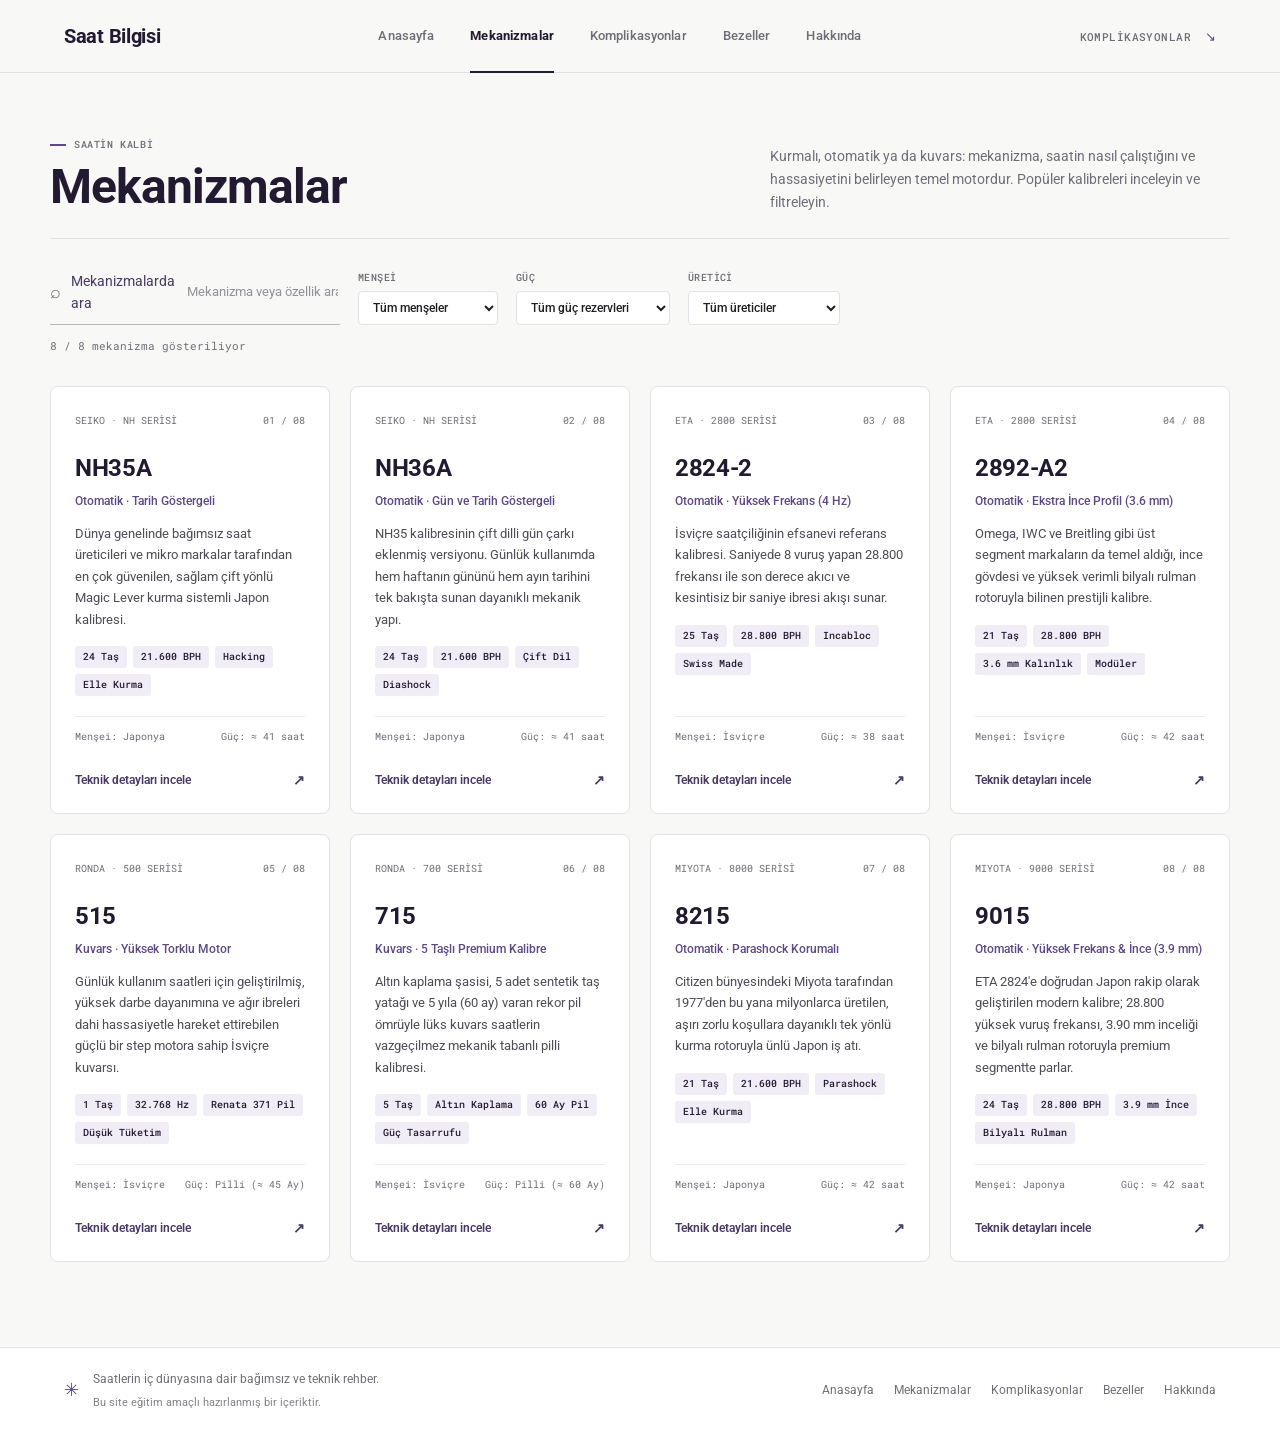
<file: mekanizmalar.html>
<!doctype html>
<html lang="tr">
  <head>
    <meta charset="utf-8">
    <meta name="viewport" content="width=device-width, initial-scale=1">
    <meta name="theme-color" content="#f8f8f7">
    <meta name="description" content="Otomatik, kurmalı ve kuvars saat mekanizmaları kataloğu. Seiko, ETA, Ronda ve Miyota kalibre teknik detayları.">
    <title>Mekanizmalar — Saat Kalibreleri Kataloğu</title>
    <link rel="preconnect" href="https://fonts.googleapis.com">
    <link rel="preconnect" href="https://fonts.gstatic.com" crossorigin>
    <link href="https://fonts.googleapis.com/css2?family=Roboto:ital,wght@0,300;0,400;0,500;0,700;1,400&family=Roboto+Mono:wght@400;500&display=swap" rel="stylesheet">
    <link rel="stylesheet" href="styles.css">
    <script src="script.js" defer></script>
  </head>
  <body>
    <header class="topbar">
      <a class="wordmark" href="index.html" aria-label="Saat Bilgisi Anasayfa">Saat Bilgisi</a>
      <nav class="main-nav" aria-label="Ana gezinme">
        <a class="nav-link" href="index.html">Anasayfa</a>
        <a class="nav-link active" aria-current="page" href="mekanizmalar.html">Mekanizmalar</a>
        <a class="nav-link" href="komplikasyonlar.html">Komplikasyonlar</a>
        <a class="nav-link" href="bezeller.html">Bezeller</a>
        <a class="nav-link" href="hakkinda.html">Hakkında</a>
      </nav>
      <a class="topbar-index" href="komplikasyonlar.html">KOMPLİKASYONLAR <span>↘</span></a>
    </header>

    <main class="page-wrap content-section">
      <header class="section-heading">
        <div>
          <p class="eyebrow"><span class="eyebrow-mark"></span> SAATİN KALBİ</p>
          <h1>Mekanizmalar</h1>
        </div>
        <p class="section-description">Kurmalı, otomatik ya da kuvars: mekanizma, saatin nasıl çalıştığını ve hassasiyetini belirleyen temel motordur. Popüler kalibreleri inceleyin ve filtreleyin.</p>
      </header>

      <div class="search-panel">
        <div class="search-field">
          <span aria-hidden="true">⌕</span>
          <label for="movement-search" class="visually-hidden">Mekanizmalarda ara</label>
          <input id="movement-search" type="search" placeholder="Mekanizma veya özellik ara..." autocomplete="off">
          <button type="button" class="search-clear-btn" id="movement-search-clear" aria-label="Aramayı temizle" hidden>×</button>
        </div>
        <label class="filter-label">Menşei
          <select id="origin-filter" aria-label="Menşeine göre filtrele">
            <option value="">Tüm menşeler</option>
            <option value="Japonya">Japonya</option>
            <option value="İsviçre">İsviçre</option>
          </select>
        </label>
        <label class="filter-label">Güç
          <select id="reserve-filter" aria-label="Güç rezervine göre filtrele">
            <option value="">Tüm güç rezervleri</option>
            <option value="medium">40 saatten az</option>
            <option value="long">40 saat ve üzeri</option>
            <option value="battery">Pilli (Kuvars)</option>
          </select>
        </label>
        <label class="filter-label">Üretici
          <select id="maker-filter" aria-label="Üreticiye göre filtrele">
            <option value="">Tüm üreticiler</option>
            <option value="Seiko Instruments">Seiko Instruments</option>
            <option value="ETA SA">ETA SA</option>
            <option value="Ronda AG">Ronda AG</option>
            <option value="Miyota / Citizen">Miyota / Citizen</option>
          </select>
        </label>
        <div class="result-bar">
          <p class="result-count" id="movement-count" aria-live="polite"></p>
          <button type="button" class="reset-filter-btn" id="movement-reset" hidden>Filtreleri Temizle ✕</button>
        </div>
      </div>

      <div class="card-grid movement-grid" id="movement-grid">
        <article class="info-card movement-card" data-origin="Japonya" data-reserve="long" data-reserve-hours="41" data-brand="Seiko" data-maker="Seiko Instruments" data-search="Seiko NH35A otomatik Japonya hacking elle kurma tarih 24 taş 21600">
          <div class="card-meta"><span>SEIKO · NH SERİSİ</span><span>01 / 08</span></div>
          <h3>NH35A</h3>
          <p class="card-subtitle">Otomatik · Tarih Göstergeli</p>
          <p class="card-description">Dünya genelinde bağımsız saat üreticileri ve mikro markalar tarafından en çok güvenilen, sağlam çift yönlü Magic Lever kurma sistemli Japon kalibresi.</p>
          <div class="card-features">
            <span class="feature-tag">24 Taş</span>
            <span class="feature-tag">21.600 BPH</span>
            <span class="feature-tag">Hacking</span>
            <span class="feature-tag">Elle Kurma</span>
          </div>
          <div class="card-specs"><span>Menşei: Japonya</span><span>Güç: ≈ 41 saat</span></div>
          <button class="card-link" type="button" popovertarget="movement-nh35">Teknik detayları incele <span>↗</span></button>
        </article>

        <article class="info-card movement-card" data-origin="Japonya" data-reserve="long" data-reserve-hours="41" data-brand="Seiko" data-maker="Seiko Instruments" data-search="Seiko NH36A otomatik Japonya gün tarih day date 24 taş 21600">
          <div class="card-meta"><span>SEIKO · NH SERİSİ</span><span>02 / 08</span></div>
          <h3>NH36A</h3>
          <p class="card-subtitle">Otomatik · Gün ve Tarih Göstergeli</p>
          <p class="card-description">NH35 kalibresinin çift dilli gün çarkı eklenmiş versiyonu. Günlük kullanımda hem haftanın gününü hem ayın tarihini tek bakışta sunan dayanıklı mekanik yapı.</p>
          <div class="card-features">
            <span class="feature-tag">24 Taş</span>
            <span class="feature-tag">21.600 BPH</span>
            <span class="feature-tag">Çift Dil</span>
            <span class="feature-tag">Diashock</span>
          </div>
          <div class="card-specs"><span>Menşei: Japonya</span><span>Güç: ≈ 41 saat</span></div>
          <button class="card-link" type="button" popovertarget="movement-nh36">Teknik detayları incele <span>↗</span></button>
        </article>

        <article class="info-card movement-card" data-origin="İsviçre" data-reserve="medium" data-reserve-hours="38" data-brand="ETA" data-maker="ETA SA" data-search="ETA 2824-2 otomatik İsviçre tarih hack elle kurma 25 taş 28800 akıcı saniye">
          <div class="card-meta"><span>ETA · 2800 SERİSİ</span><span>03 / 08</span></div>
          <h3>2824-2</h3>
          <p class="card-subtitle">Otomatik · Yüksek Frekans (4 Hz)</p>
          <p class="card-description">İsviçre saatçiliğinin efsanevi referans kalibresi. Saniyede 8 vuruş yapan 28.800 frekansı ile son derece akıcı ve kesintisiz bir saniye ibresi akışı sunar.</p>
          <div class="card-features">
            <span class="feature-tag">25 Taş</span>
            <span class="feature-tag">28.800 BPH</span>
            <span class="feature-tag">Incabloc</span>
            <span class="feature-tag">Swiss Made</span>
          </div>
          <div class="card-specs"><span>Menşei: İsviçre</span><span>Güç: ≈ 38 saat</span></div>
          <button class="card-link" type="button" popovertarget="movement-eta2824">Teknik detayları incele <span>↗</span></button>
        </article>

        <article class="info-card movement-card" data-origin="İsviçre" data-reserve="long" data-reserve-hours="42" data-brand="ETA" data-maker="ETA SA" data-search="ETA 2892-A2 otomatik İsviçre tarih ince profil 21 taş 28800 lüks taban">
          <div class="card-meta"><span>ETA · 2800 SERİSİ</span><span>04 / 08</span></div>
          <h3>2892-A2</h3>
          <p class="card-subtitle">Otomatik · Ekstra İnce Profil (3.6 mm)</p>
          <p class="card-description">Omega, IWC ve Breitling gibi üst segment markaların da temel aldığı, ince gövdesi ve yüksek verimli bilyalı rulman rotoruyla bilinen prestijli kalibre.</p>
          <div class="card-features">
            <span class="feature-tag">21 Taş</span>
            <span class="feature-tag">28.800 BPH</span>
            <span class="feature-tag">3.6 mm Kalınlık</span>
            <span class="feature-tag">Modüler</span>
          </div>
          <div class="card-specs"><span>Menşei: İsviçre</span><span>Güç: ≈ 42 saat</span></div>
          <button class="card-link" type="button" popovertarget="movement-eta2892">Teknik detayları incele <span>↗</span></button>
        </article>

        <article class="info-card movement-card" data-origin="İsviçre" data-reserve="battery" data-brand="Ronda" data-maker="Ronda AG" data-search="Ronda 515 kuvars quartz İsviçre pilli tarih 1 taş">
          <div class="card-meta"><span>RONDA · 500 SERİSİ</span><span>05 / 08</span></div>
          <h3>515</h3>
          <p class="card-subtitle">Kuvars · Yüksek Torklu Motor</p>
          <p class="card-description">Günlük kullanım saatleri için geliştirilmiş, yüksek darbe dayanımına ve ağır ibreleri dahi hassasiyetle hareket ettirebilen güçlü bir step motora sahip İsviçre kuvarsı.</p>
          <div class="card-features">
            <span class="feature-tag">1 Taş</span>
            <span class="feature-tag">32.768 Hz</span>
            <span class="feature-tag">Renata 371 Pil</span>
            <span class="feature-tag">Düşük Tüketim</span>
          </div>
          <div class="card-specs"><span>Menşei: İsviçre</span><span>Güç: Pilli (≈ 45 Ay)</span></div>
          <button class="card-link" type="button" popovertarget="movement-ronda515">Teknik detayları incele <span>↗</span></button>
        </article>

        <article class="info-card movement-card" data-origin="İsviçre" data-reserve="battery" data-brand="Ronda" data-maker="Ronda AG" data-search="Ronda 715 kuvars quartz İsviçre pilli gün tarih 5 taş 60 ay pil">
          <div class="card-meta"><span>RONDA · 700 SERİSİ</span><span>06 / 08</span></div>
          <h3>715</h3>
          <p class="card-subtitle">Kuvars · 5 Taşlı Premium Kalibre</p>
          <p class="card-description">Altın kaplama şasisi, 5 adet sentetik taş yatağı ve 5 yıla (60 ay) varan rekor pil ömrüyle lüks kuvars saatlerin vazgeçilmez mekanik tabanlı pilli kalibresi.</p>
          <div class="card-features">
            <span class="feature-tag">5 Taş</span>
            <span class="feature-tag">Altın Kaplama</span>
            <span class="feature-tag">60 Ay Pil</span>
            <span class="feature-tag">Güç Tasarrufu</span>
          </div>
          <div class="card-specs"><span>Menşei: İsviçre</span><span>Güç: Pilli (≈ 60 Ay)</span></div>
          <button class="card-link" type="button" popovertarget="movement-ronda715">Teknik detayları incele <span>↗</span></button>
        </article>

        <article class="info-card movement-card" data-origin="Japonya" data-reserve="long" data-reserve-hours="42" data-brand="Miyota" data-maker="Miyota / Citizen" data-search="Miyota 8215 otomatik Japonya tarih 21 taş 21600 citizen parashock">
          <div class="card-meta"><span>MIYOTA · 8000 SERİSİ</span><span>07 / 08</span></div>
          <h3>8215</h3>
          <p class="card-subtitle">Otomatik · Parashock Korumalı</p>
          <p class="card-description">Citizen bünyesindeki Miyota tarafından 1977'den bu yana milyonlarca üretilen, aşırı zorlu koşullara dayanıklı tek yönlü kurma rotoruyla ünlü Japon iş atı.</p>
          <div class="card-features">
            <span class="feature-tag">21 Taş</span>
            <span class="feature-tag">21.600 BPH</span>
            <span class="feature-tag">Parashock</span>
            <span class="feature-tag">Elle Kurma</span>
          </div>
          <div class="card-specs"><span>Menşei: Japonya</span><span>Güç: ≈ 42 saat</span></div>
          <button class="card-link" type="button" popovertarget="movement-miyota8215">Teknik detayları incele <span>↗</span></button>
        </article>

        <article class="info-card movement-card" data-origin="Japonya" data-reserve="long" data-reserve-hours="42" data-brand="Miyota" data-maker="Miyota / Citizen" data-search="Miyota 9015 otomatik Japonya ince profil tarih 24 taş yüksek vuruş 28800">
          <div class="card-meta"><span>MIYOTA · 9000 SERİSİ</span><span>08 / 08</span></div>
          <h3>9015</h3>
          <p class="card-subtitle">Otomatik · Yüksek Frekans & İnce (3.9 mm)</p>
          <p class="card-description">ETA 2824'e doğrudan Japon rakip olarak geliştirilen modern kalibre; 28.800 yüksek vuruş frekansı, 3.90 mm inceliği ve bilyalı rulman rotoruyla premium segmentte parlar.</p>
          <div class="card-features">
            <span class="feature-tag">24 Taş</span>
            <span class="feature-tag">28.800 BPH</span>
            <span class="feature-tag">3.9 mm İnce</span>
            <span class="feature-tag">Bilyalı Rulman</span>
          </div>
          <div class="card-specs"><span>Menşei: Japonya</span><span>Güç: ≈ 42 saat</span></div>
          <button class="card-link" type="button" popovertarget="movement-miyota9015">Teknik detayları incele <span>↗</span></button>
        </article>

        <p class="empty-state" id="movement-empty" hidden>Bu filtreleme kriterlerine uygun mekanizma bulunamadı.</p>
      </div>

      <!-- POPOVER PANELS -->
      <div class="popover-panel" id="movement-nh35" popover>
        <button class="popover-close" type="button" popovertarget="movement-nh35" popovertargetaction="hide" aria-label="Kapat">×</button>
        <p class="eyebrow">SEIKO · NH SERİSİ</p>
        <h3>NH35A</h3>
        <p class="popover-lead">Mikro-markalar ve modifikasyon dünyasında en yaygın tercih edilen, sağlam otomatik kalibre.</p>
        <dl class="detail-list">
          <div><dt>Menşei</dt><dd>Japonya</dd></div>
          <div><dt>Üretici</dt><dd>Seiko Instruments Inc. (SII)</dd></div>
          <div><dt>Kurma</dt><dd>Otomatik ve elle kurma (Hacking destekli)</dd></div>
          <div><dt>Güç rezervi</dt><dd>Yaklaşık 41 saat</dd></div>
          <div><dt>Taş sayısı</dt><dd>24 Sentetik Yakut</dd></div>
          <div><dt>Frekans</dt><dd>21.600 BPH (3 Hz / saniyede 6 vuruş)</dd></div>
          <div><dt>İşlevler</dt><dd>Saat, dakika, merkezi saniye ve hızlı tarih</dd></div>
          <div><dt>Çap / Kalınlık</dt><dd>27.4 mm / 5.32 mm</dd></div>
        </dl>
        <p class="popover-note">Saniye durdurma (hacking) özelliği, kurma kolu 2. konuma çekildiğinde saniye ibresini kilitleyerek saatin hassas bir zaman kaynağıyla senkronize edilmesini sağlar.</p>
      </div>

      <div class="popover-panel" id="movement-nh36" popover>
        <button class="popover-close" type="button" popovertarget="movement-nh36" popovertargetaction="hide" aria-label="Kapat">×</button>
        <p class="eyebrow">SEIKO · NH SERİSİ</p>
        <h3>NH36A</h3>
        <p class="popover-lead">NH35 mimarisini hem gün hem tarih komplikasyonuyla tamamlayan çift takvimli otomatik mekanizma.</p>
        <dl class="detail-list">
          <div><dt>Menşei</dt><dd>Japonya</dd></div>
          <div><dt>Üretici</dt><dd>Seiko Instruments Inc. (SII)</dd></div>
          <div><dt>Kurma</dt><dd>Otomatik ve elle kurma (Hacking destekli)</dd></div>
          <div><dt>Güç rezervi</dt><dd>Yaklaşık 41 saat</dd></div>
          <div><dt>Taş sayısı</dt><dd>24 Taş</dd></div>
          <div><dt>Frekans</dt><dd>21.600 BPH (3 Hz)</dd></div>
          <div><dt>İşlevler</dt><dd>Saat, dakika, saniye, gün (iki dilli) ve tarih</dd></div>
          <div><dt>Çap / Kalınlık</dt><dd>27.4 mm / 5.32 mm</dd></div>
        </dl>
        <p class="popover-note">Gün diskleri İngilizce/İspanyolca, İngilizce/Arapça veya İngilizce/Japonca gibi iki dilli üretilir. Saat 21:00 ile 03:00 arasında takvim ayarı yapılmamalıdır.</p>
      </div>

      <div class="popover-panel" id="movement-eta2824" popover>
        <button class="popover-close" type="button" popovertarget="movement-eta2824" popovertargetaction="hide" aria-label="Kapat">×</button>
        <p class="eyebrow">ETA · 2800 SERİSİ</p>
        <h3>2824-2</h3>
        <p class="popover-lead">İsviçre saat endüstrisinin 1970'lerden bu yana en bilinen ve güvenilen otomatik iş atı kalibresi.</p>
        <dl class="detail-list">
          <div><dt>Menşei</dt><dd>İsviçre</dd></div>
          <div><dt>Üretici</dt><dd>ETA SA Manufacture Horlogère Suisse</dd></div>
          <div><dt>Kurma</dt><dd>Otomatik ve elle kurma</dd></div>
          <div><dt>Güç rezervi</dt><dd>Yaklaşık 38 saat</dd></div>
          <div><dt>Taş sayısı</dt><dd>25 Taş</dd></div>
          <div><dt>Frekans</dt><dd>28.800 BPH (4 Hz / saniyede 8 vuruş)</dd></div>
          <div><dt>İşlevler</dt><dd>Saat, dakika, akıcı saniye ve hızlı tarih</dd></div>
          <div><dt>Şok Sistemi</dt><dd>Incabloc veya Novodiac</dd></div>
        </dl>
        <p class="popover-note">28.800 BPH yüksek frekansı, saniye ibresinin kadran üzerinde pürüzsüz ve akıcı biçimde kaymasını sağlar. Standard, Elaboré, Top ve Chronomètre olmak üzere 4 kalite sınıfı bulunur.</p>
      </div>

      <div class="popover-panel" id="movement-eta2892" popover>
        <button class="popover-close" type="button" popovertarget="movement-eta2892" popovertargetaction="hide" aria-label="Kapat">×</button>
        <p class="eyebrow">ETA · 2800 SERİSİ</p>
        <h3>2892-A2</h3>
        <p class="popover-lead">3.6 mm inceliğindeki gövdesiyle lüks ve komplikasyon modülleri taşıyan saatlerin gözde İsviçre tabanı.</p>
        <dl class="detail-list">
          <div><dt>Menşei</dt><dd>İsviçre</dd></div>
          <div><dt>Üretici</dt><dd>ETA SA</dd></div>
          <div><dt>Kurma</dt><dd>Otomatik ve çift yönlü rotor kurma</dd></div>
          <div><dt>Güç rezervi</dt><dd>Yaklaşık 42 saat</dd></div>
          <div><dt>Taş sayısı</dt><dd>21 Taş</dd></div>
          <div><dt>Frekans</dt><dd>28.800 BPH (4 Hz)</dd></div>
          <div><dt>Profil Kalınlığı</dt><dd>Yalnızca 3.60 mm</dd></div>
          <div><dt>Kullanım</dt><dd>Omega, Breitling, IWC ve Cartier taban kalibreleri</dd></div>
        </dl>
        <p class="popover-note">İnce mimarisi sayesinde üzerine kronograf veya GMT modülleri eklense bile saatin toplam kasa yüksekliği zarif sınırda tutulabilir.</p>
      </div>

      <div class="popover-panel" id="movement-ronda515" popover>
        <button class="popover-close" type="button" popovertarget="movement-ronda515" popovertargetaction="hide" aria-label="Kapat">×</button>
        <p class="eyebrow">RONDA · 500 SERİSİ</p>
        <h3>515</h3>
        <p class="popover-lead">İsviçre üretimi, yüksek enerji verimliliğine ve hassas kuvars kristaline sahip analog kalibre.</p>
        <dl class="detail-list">
          <div><dt>Menşei</dt><dd>İsviçre / Swiss Parts</dd></div>
          <div><dt>Üretici</dt><dd>Ronda AG</dd></div>
          <div><dt>Çalışma tipi</dt><dd>Kuvars (32.768 Hz kristal osilatör · Pil)</dd></div>
          <div><dt>Pil Tipi / Ömrü</dt><dd>Renata 371 / Yaklaşık 45 ay (3.7 yıl)</dd></div>
          <div><dt>Taş sayısı</dt><dd>1 Taş</dd></div>
          <div><dt>Aylık Sapma</dt><dd>-10 / +20 saniye / ay</dd></div>
        </dl>
        <p class="popover-note">Kuvars mekanizmalar pil enerjisiyle saniyede bir adım atar (deadbeat second). Mekanik zemberek içermez ve darbelere karşı çok yüksek tolerans gösterir.</p>
      </div>

      <div class="popover-panel" id="movement-ronda715" popover>
        <button class="popover-close" type="button" popovertarget="movement-ronda715" popovertargetaction="hide" aria-label="Kapat">×</button>
        <p class="eyebrow">RONDA · 700 SERİSİ</p>
        <h3>715</h3>
        <p class="popover-lead">5 taşlı yatak yapısı ve 5 yıla varan pil ömrüyle premium kuvars saatlerin vazgeçilmez mekanizması.</p>
        <dl class="detail-list">
          <div><dt>Menşei</dt><dd>İsviçre</dd></div>
          <div><dt>Üretici</dt><dd>Ronda AG</dd></div>
          <div><dt>Çalışma tipi</dt><dd>Kuvars · Güç tasarruf modüllü</dd></div>
          <div><dt>Pil Ömrü</dt><dd>Yaklaşık 60 ay (5 yıl)</dd></div>
          <div><dt>Taş sayısı</dt><dd>5 Taş (Altın kaplama versiyon)</dd></div>
          <div><dt>İşlevler</dt><dd>Saat, dakika, saniye ve hızlı tarih</dd></div>
        </dl>
        <p class="popover-note">Tepesi çekildiğinde pili devreden çıkaran güç tasarrufu özelliği sayesinde mağaza ve depolama süreçlerinde enerji tüketimini %70 oranında azaltır.</p>
      </div>

      <div class="popover-panel" id="movement-miyota8215" popover>
        <button class="popover-close" type="button" popovertarget="movement-miyota8215" popovertargetaction="hide" aria-label="Kapat">×</button>
        <p class="eyebrow">MIYOTA · 8000 SERİSİ</p>
        <h3>8215</h3>
        <p class="popover-lead">Citizen grubunun 1977'den bu yana ürettiği, dünyada en çok satan mekanik kalibrelerden biri.</p>
        <dl class="detail-list">
          <div><dt>Menşei</dt><dd>Japonya</dd></div>
          <div><dt>Üretici</dt><dd>Miyota (Citizen Watch Co.)</dd></div>
          <div><dt>Kurma</dt><dd>Otomatik (Tek yönlü rotor kurma)</dd></div>
          <div><dt>Güç rezervi</dt><dd>Yaklaşık 42 saat</dd></div>
          <div><dt>Taş sayısı</dt><dd>21 Taş</dd></div>
          <div><dt>Frekans</dt><dd>21.600 BPH (3 Hz)</dd></div>
          <div><dt>Darbe Koruması</dt><dd>Parashock patentli sistem</dd></div>
        </dl>
        <p class="popover-note">Tek yönlü kurma rotoru serbest yönde dönerken hızlı bir devir alır ve bilekte karakteristik bir mekanik titreşim hissi yaratabilir.</p>
      </div>

      <div class="popover-panel" id="movement-miyota9015" popover>
        <button class="popover-close" type="button" popovertarget="movement-miyota9015" popovertargetaction="hide" aria-label="Kapat">×</button>
        <p class="eyebrow">MIYOTA · 9000 SERİSİ</p>
        <h3>9015</h3>
        <p class="popover-lead">ETA 2824 kalitesini Japon üretim teknolojisiyle buluşturan 28.800 BPH yüksek frekanslı ince kalibre.</p>
        <dl class="detail-list">
          <div><dt>Menşei</dt><dd>Japonya</dd></div>
          <div><dt>Üretici</dt><dd>Miyota (Citizen Watch Co.)</dd></div>
          <div><dt>Kurma</dt><dd>Otomatik ve elle kurma (Hacking destekli)</dd></div>
          <div><dt>Güç rezervi</dt><dd>Yaklaşık 42 saat</dd></div>
          <div><dt>Taş sayısı</dt><dd>24 Taş</dd></div>
          <div><dt>Frekans</dt><dd>28.800 BPH (4 Hz)</dd></div>
          <div><dt>Kalınlık</dt><dd>3.90 mm (Ekstra ince profil)</dd></div>
        </dl>
        <p class="popover-note">3.9 mm inceliği ve 4 Hz yüksek frekansıyla hem dress watch hem modern spor saatler için ideal bir fiyat/performans dengesi sunar.</p>
      </div>
    </main>

    <footer class="site-footer">
      <div class="footer-left">
        <span class="footer-mark" aria-hidden="true">✳</span>
        <div>
          <p>Saatlerin iç dünyasına dair bağımsız ve teknik rehber.</p>
          <p class="footer-disclaimer">Bu site eğitim amaçlı hazırlanmış bir içeriktir.</p>
        </div>
      </div>
      <nav class="footer-links" aria-label="Alt gezinme">
        <a href="index.html">Anasayfa</a>
        <a href="mekanizmalar.html">Mekanizmalar</a>
        <a href="komplikasyonlar.html">Komplikasyonlar</a>
        <a href="bezeller.html">Bezeller</a>
        <a href="hakkinda.html">Hakkında</a>
      </nav>
    </footer>
  </body>
</html>
</file>
<file: styles.css>
:root {
  color-scheme: light;
  --paper: #f8f8f7;
  --surface: #ffffff;
  --ink: #1e1e24;
  --ink-secondary: #4e4c56;
  --muted: #6e6d77;
  --line: #e2e1e7;
  --line-light: #ecebf0;
  --purple: #483965;
  --purple-dark: #221a30;
  --purple-light: #f1edf7;
  --purple-tint: #eae4f5;
  --accent: #5e4887;
  --accent-warm: #c5975c;
  --gray: #d7d6dc;
  --mono: "Roboto Mono", monospace;
  --body: "Roboto", -apple-system, BlinkMacSystemFont, "Segoe UI", sans-serif;
  --display: "Roboto", -apple-system, BlinkMacSystemFont, "Segoe UI", sans-serif;
}

* { box-sizing: border-box; }
[hidden] { display: none !important; }
html { scroll-behavior: smooth; scroll-padding-top: 84px; }
body {
  margin: 0;
  background: var(--paper);
  color: var(--ink);
  font-family: var(--body);
  font-size: 14px;
  line-height: 1.6;
  -webkit-font-smoothing: antialiased;
}

button, input, select { font: inherit; }
button, a, select { -webkit-tap-highlight-color: transparent; }
button { color: inherit; }
a { color: inherit; text-decoration: none; }
::selection { background: #dcd3ee; color: var(--purple-dark); }

/* TOPBAR */
.topbar {
  position: sticky;
  z-index: 20;
  top: 0;
  display: flex;
  justify-content: space-between;
  align-items: center;
  min-height: 72px;
  padding: 0 5vw;
  border-bottom: 1px solid var(--line);
  background: rgba(248, 248, 247, 0.95);
  backdrop-filter: blur(14px);
}
.wordmark {
  font-family: var(--display);
  font-size: 20px;
  font-weight: 700;
  letter-spacing: -0.015em;
  color: var(--purple-dark);
}
.wordmark span {
  color: var(--accent);
  font-weight: 400;
}
.main-nav {
  display: flex;
  align-items: center;
  gap: clamp(16px, 2.8vw, 36px);
}
.nav-link {
  position: relative;
  display: grid;
  min-height: 72px;
  align-items: center;
  color: var(--muted);
  font-size: 13px;
  font-weight: 500;
  letter-spacing: 0.01em;
  transition: color 0.2s ease;
}
.nav-link:hover, .nav-link:focus-visible {
  color: var(--purple);
}
.nav-link::after {
  position: absolute;
  right: 0;
  bottom: -1px;
  left: 0;
  height: 2px;
  background: var(--purple);
  content: "";
  transform: scaleX(0);
  transform-origin: left;
  transition: transform 0.2s ease;
}
.nav-link:hover::after, .nav-link:focus-visible::after {
  transform: scaleX(1);
}
.nav-link.active {
  color: var(--purple-dark);
  font-weight: 700;
}
.nav-link.active::after {
  transform: scaleX(1);
  background: var(--purple-dark);
}
.topbar-index {
  color: var(--muted);
  font-family: var(--mono);
  font-size: 11px;
  font-weight: 500;
  letter-spacing: 0.04em;
  transition: color 0.2s ease;
}
.topbar-index:hover {
  color: var(--purple);
}
.topbar-index span {
  margin-left: 6px;
  color: var(--accent);
  font-size: 13px;
}

/* TYPOGRAPHY HELPERS */
h1, h2, h3, h4, p { margin-top: 0; }
.eyebrow {
  display: flex;
  align-items: center;
  gap: 8px;
  margin-bottom: 8px;
  color: var(--muted);
  font-family: var(--mono);
  font-size: 10px;
  font-weight: 500;
  letter-spacing: 0.06em;
  text-transform: uppercase;
}
.eyebrow-mark {
  display: inline-block;
  width: 16px;
  height: 2px;
  background: var(--accent);
}

/* PAGE WRAPPER & HEADINGS */
.page-wrap {
  width: min(1180px, calc(100% - 64px));
  margin: 0 auto;
}
.content-section {
  padding-top: 64px;
  padding-bottom: 85px;
}
.section-heading {
  display: flex;
  justify-content: space-between;
  align-items: flex-end;
  gap: 28px;
  padding-bottom: 24px;
  border-bottom: 1px solid var(--line);
}
.section-heading h1, .section-heading h2 {
  margin: 8px 0 0;
  font-family: var(--display);
  font-size: clamp(34px, 4.2vw, 48px);
  font-weight: 700;
  letter-spacing: -0.02em;
  line-height: 1.1;
  color: var(--purple-dark);
}
.section-description {
  max-width: 460px;
  margin: 0;
  color: var(--muted);
  font-size: 14px;
  line-height: 1.65;
}

/* HOME HERO */
.home-hero {
  display: grid;
  grid-template-columns: 35% 65%;
  min-height: calc(100svh - 72px);
  border-bottom: 1px solid var(--line);
  background: var(--paper);
}
.hero-art-container {
  position: relative;
  display: flex;
  flex-direction: column;
  justify-content: center;
  align-items: center;
  width: 100%;
  height: 100%;
  min-height: 520px;
  box-sizing: border-box;
  padding: 60px 0;
  background: radial-gradient(circle at 50% 50%, #28203c 0%, #1e172e 68%, #151022 100%);
  color: #e8e5f0;
  overflow: hidden;
  border-right: 1px solid var(--line);
}
.hero-art-container::before {
  position: absolute;
  inset: 0;
  background-image: 
    radial-gradient(circle at 50% 50%, rgba(138, 108, 196, 0.2) 0%, transparent 70%),
    repeating-radial-gradient(circle at 50% 50%, transparent 0, transparent 40px, rgba(210, 195, 240, 0.04) 41px, transparent 42px);
  pointer-events: none;
  content: "";
}
.workbench-header {
  position: absolute;
  top: 18px;
  left: 20px;
  right: 20px;
  display: flex;
  justify-content: space-between;
  align-items: center;
  z-index: 4;
  pointer-events: none;
}
.workbench-header > * {
  pointer-events: auto;
}
.workbench-tag {
  font-family: var(--mono);
  font-size: 10px;
  color: #a8a4b8;
  letter-spacing: 0.06em;
  text-transform: uppercase;
}
.workbench-scale-badge {
  display: inline-flex;
  align-items: center;
  gap: 8px;
  padding: 4px 11px;
  border-radius: 20px;
  background: rgba(255, 255, 255, 0.08);
  border: 1px solid rgba(255, 255, 255, 0.16);
  font-family: var(--mono);
  font-size: 10px;
  color: #d8d4e4;
}
.scale-circle-1to1 {
  display: inline-block;
  width: 14px;
  height: 14px;
  border-radius: 50%;
  border: 1.5px solid #d5a86d;
  background: rgba(213, 168, 109, 0.22);
}
.canvas-wrapper {
  position: relative;
  width: 100%;
  aspect-ratio: 1 / 1;
  max-width: 100%;
  display: flex;
  align-items: center;
  justify-content: center;
  z-index: 2;
  margin: auto 0;
}
#zemberek-canvas {
  width: 100%;
  height: 100%;
  display: block;
  cursor: grab;
  touch-action: none;
}
#zemberek-canvas:active {
  cursor: grabbing;
}
.workbench-controls {
  position: absolute;
  bottom: 20px;
  left: 20px;
  right: 20px;
  display: flex;
  justify-content: space-between;
  align-items: center;
  flex-wrap: wrap;
  gap: 12px;
  z-index: 4;
}
.control-buttons {
  display: flex;
  align-items: center;
  gap: 8px;
}
.btn-workbench {
  display: inline-flex;
  align-items: center;
  gap: 6px;
  padding: 7px 14px;
  border: 1px solid rgba(255, 255, 255, 0.2);
  border-radius: 4px;
  background: rgba(255, 255, 255, 0.06);
  color: #f0edf7;
  font-family: var(--body);
  font-size: 12px;
  font-weight: 500;
  cursor: pointer;
  transition: all 0.2s ease;
}
.btn-workbench:hover {
  background: rgba(255, 255, 255, 0.16);
  border-color: rgba(255, 255, 255, 0.35);
  color: #fff;
}
.btn-workbench.active {
  background: var(--purple-light);
  color: var(--purple-dark);
  border-color: var(--purple-light);
  font-weight: 600;
}
.state-indicator {
  font-family: var(--mono);
  font-size: 11px;
  color: #9d99ab;
}
.state-indicator strong {
  color: #ecd5a5;
  font-weight: 500;
}

/* HERO COPY */
.hero-copy {
  display: flex;
  flex-direction: column;
  justify-content: center;
  padding: clamp(40px, 6vw, 80px) clamp(30px, 5vw, 70px);
  background: var(--paper);
}
.hero-copy h1 {
  margin: 16px 0 20px;
  font-family: var(--display);
  font-size: clamp(38px, 5vw, 64px);
  font-weight: 700;
  line-height: 1.08;
  letter-spacing: -0.025em;
  color: var(--purple-dark);
}
.hero-copy h1 span {
  color: var(--accent);
}
.hero-intro {
  max-width: 520px;
  margin-bottom: 28px;
  color: var(--ink-secondary);
  font-size: 15px;
  line-height: 1.75;
}
.hero-actions {
  display: flex;
  flex-wrap: wrap;
  align-items: center;
  gap: 14px;
  margin-bottom: 36px;
}
.btn-primary {
  display: inline-flex;
  align-items: center;
  gap: 8px;
  padding: 11px 22px;
  border-radius: 4px;
  background: var(--purple-dark);
  color: #ffffff;
  font-size: 13px;
  font-weight: 600;
  transition: background 0.2s ease, transform 0.2s ease;
}
.btn-primary:hover {
  background: var(--accent);
  transform: translateY(-1px);
}
.btn-secondary {
  display: inline-flex;
  align-items: center;
  gap: 8px;
  padding: 10px 18px;
  border: 1px solid var(--line);
  border-radius: 4px;
  background: var(--surface);
  color: var(--ink);
  font-size: 13px;
  font-weight: 500;
  transition: all 0.2s ease;
}
.btn-secondary:hover {
  border-color: var(--gray);
  background: #fdfdfd;
}
.hero-specs-box {
  display: grid;
  grid-template-columns: repeat(3, 1fr);
  gap: 16px;
  padding: 18px 20px;
  border-radius: 6px;
  border: 1px solid var(--line);
  background: var(--surface);
}
.hero-spec-item dt {
  font-family: var(--mono);
  font-size: 9px;
  font-weight: 500;
  letter-spacing: 0.05em;
  color: var(--muted);
  text-transform: uppercase;
  margin-bottom: 4px;
}
.hero-spec-item dd {
  margin: 0;
  font-size: 13px;
  font-weight: 600;
  color: var(--purple-dark);
}

/* SECTION PORTAL CARDS (HOME - TALLER & LONGER) */
.portal-section {
  padding: 75px 0;
  border-bottom: 1px solid var(--line);
}
.portal-grid {
  display: grid;
  grid-template-columns: repeat(3, 1fr);
  gap: 24px;
  margin-top: 36px;
}
.portal-card {
  display: flex;
  flex-direction: column;
  min-height: 380px;
  padding: 34px 30px;
  border: 1px solid var(--line);
  border-radius: 8px;
  background: var(--surface);
  transition: transform 0.2s ease, border-color 0.2s ease, box-shadow 0.2s ease;
}
.portal-card:hover {
  transform: translateY(-3px);
  border-color: #c9bfdc;
  box-shadow: 0 12px 36px rgba(50, 40, 70, 0.07);
}
.portal-card-header {
  display: flex;
  justify-content: space-between;
  align-items: center;
  margin-bottom: 20px;
}
.portal-num {
  font-family: var(--mono);
  font-size: 11px;
  font-weight: 500;
  color: var(--muted);
}
.portal-card h3 {
  margin: 0 0 12px;
  font-size: 24px;
  font-weight: 700;
  color: var(--purple-dark);
}
.portal-card p {
  color: var(--ink-secondary);
  font-size: 14px;
  line-height: 1.7;
  margin-bottom: 28px;
}
.portal-link {
  display: inline-flex;
  align-items: center;
  gap: 8px;
  margin-top: auto;
  color: var(--purple);
  font-size: 13px;
  font-weight: 600;
}
.portal-link span {
  font-size: 15px;
  transition: transform 0.2s ease;
}
.portal-card:hover .portal-link span {
  transform: translate(3px, -2px);
}

/* ANATOMY SECTION (HOME - TALLER & LONGER) */
.anatomy-section {
  padding: 75px 0 90px;
  background: #f2eff7;
}
.anatomy-timeline {
  display: grid;
  grid-template-columns: repeat(5, 1fr);
  gap: 16px;
  margin-top: 36px;
}
.anatomy-step {
  position: relative;
  display: flex;
  flex-direction: column;
  min-height: 240px;
  padding: 26px 20px;
  background: var(--surface);
  border: 1px solid var(--line);
  border-radius: 8px;
}
.anatomy-step .step-num {
  font-family: var(--mono);
  font-size: 10px;
  font-weight: 600;
  color: var(--accent);
  display: block;
  margin-bottom: 8px;
}
.anatomy-step h4 {
  margin: 0 0 10px;
  font-size: 16px;
  font-weight: 700;
  color: var(--purple-dark);
}
.anatomy-step p {
  margin: 0;
  font-size: 13px;
  color: var(--ink-secondary);
  line-height: 1.6;
}

/* SEARCH & FILTER CONTROLS */
.search-panel {
  display: flex;
  flex-wrap: wrap;
  align-items: flex-end;
  gap: 12px 18px;
  padding: 24px 0 32px;
}
.search-field {
  display: flex;
  flex: 1 1 200px;
  align-items: center;
  gap: 10px;
  min-width: 180px;
  max-width: 290px;
  padding: 7px 0 9px;
  border-bottom: 1.5px solid #bbb8c2;
  color: var(--purple);
}
.search-field:focus-within {
  border-color: var(--purple-dark);
}
.search-field > span:first-child {
  font-size: 18px;
  color: var(--muted);
}
.search-field input {
  width: 100%;
  min-width: 0;
  border: 0;
  outline: 0;
  background: transparent;
  color: var(--ink);
  font-family: var(--body);
  font-size: 13px;
}
.search-field input::-webkit-search-cancel-button {
  -webkit-appearance: none;
  appearance: none;
  display: none;
}
.search-field input::placeholder {
  color: #92909a;
}
.search-clear-btn {
  display: inline-flex;
  align-items: center;
  justify-content: center;
  width: 18px;
  height: 18px;
  padding: 0;
  margin: 0;
  border: 0;
  border-radius: 50%;
  background: var(--line);
  color: var(--muted);
  font-family: inherit;
  font-size: 13px;
  line-height: 1;
  cursor: pointer;
  flex-shrink: 0;
  transition: all 0.15s ease;
}
.search-clear-btn:hover {
  background: var(--purple-light);
  color: var(--purple-dark);
}
.search-clear-btn[hidden] {
  display: none !important;
}
.filter-label {
  display: grid;
  gap: 5px;
  color: var(--muted);
  font-family: var(--mono);
  font-size: 10px;
  font-weight: 500;
  letter-spacing: 0.04em;
  text-transform: uppercase;
}
.filter-label select {
  min-width: 140px;
  max-width: 200px;
  padding: 8px 24px 8px 10px;
  border: 1px solid var(--line);
  border-radius: 4px;
  background: var(--surface);
  color: var(--ink);
  font-family: var(--body);
  font-size: 12px;
}
.filter-label select:focus-visible, .search-field input:focus-visible {
  outline: 2px solid var(--accent);
  outline-offset: 2px;
}
.result-bar {
  display: flex;
  width: 100%;
  align-items: center;
  justify-content: space-between;
  gap: 12px;
}
.result-count {
  margin: 0;
  color: var(--muted);
  font-family: var(--mono);
  font-size: 11px;
}
.reset-filter-btn {
  background: transparent;
  border: 1px solid var(--line);
  border-radius: 4px;
  padding: 4px 10px;
  color: var(--muted);
  font-family: var(--mono);
  font-size: 11px;
  cursor: pointer;
  white-space: nowrap;
  transition: all 0.2s ease;
}
.reset-filter-btn:hover {
  background: var(--purple-light);
  border-color: var(--accent);
  color: var(--purple-dark);
}

/* CARDS GRID - ALL CARDS TALLER & LONGER (bütün kartlar daha uzun olsun) */
.card-grid {
  display: grid;
  grid-template-columns: repeat(4, minmax(0, 1fr));
  gap: 20px;
}
.info-card {
  position: relative;
  display: flex;
  min-height: 380px;
  flex-direction: column;
  padding: 26px 24px 22px;
  border: 1px solid var(--line);
  border-radius: 8px;
  background: var(--surface);
  transition: border-color 0.2s ease, transform 0.2s ease, box-shadow 0.2s ease;
}
.info-card[hidden] {
  display: none !important;
}
.info-card:hover {
  border-color: #c4b9db;
  box-shadow: 0 12px 34px rgba(45, 35, 65, 0.07);
  transform: translateY(-3px);
}
.card-meta {
  display: flex;
  justify-content: space-between;
  gap: 8px;
  color: var(--muted);
  font-family: var(--mono);
  font-size: 10px;
  margin-bottom: 8px;
}
.info-card h3 {
  margin: 12px 0 4px;
  font-family: var(--display);
  font-size: 24px;
  font-weight: 700;
  letter-spacing: -0.015em;
  color: var(--purple-dark);
}
.card-subtitle {
  margin: 0 0 12px;
  font-size: 12px;
  font-weight: 500;
  color: var(--accent);
}
.card-description {
  margin-bottom: 16px;
  color: var(--ink-secondary);
  font-size: 13px;
  line-height: 1.65;
}
.card-features {
  display: flex;
  flex-wrap: wrap;
  gap: 6px;
  margin-bottom: 20px;
}
.feature-tag {
  display: inline-block;
  padding: 3px 8px;
  border-radius: 3px;
  background: var(--purple-light);
  color: var(--purple-dark);
  font-size: 10px;
  font-family: var(--mono);
  font-weight: 500;
}
.card-specs {
  display: flex;
  justify-content: space-between;
  gap: 8px;
  margin-top: auto;
  padding: 12px 0;
  border-top: 1px solid var(--line-light);
  color: var(--muted);
  font-family: var(--mono);
  font-size: 10px;
}
.card-link {
  display: flex;
  justify-content: space-between;
  align-items: center;
  width: 100%;
  padding: 12px 0 0;
  border: 0;
  background: transparent;
  color: var(--purple);
  cursor: pointer;
  text-align: left;
  font-size: 12px;
  font-weight: 600;
}
.card-link span {
  font-size: 14px;
  transition: transform 0.2s ease;
}
.card-link:hover span {
  transform: translate(2px, -2px);
}
.empty-state {
  grid-column: 1 / -1;
  padding: 65px 20px;
  color: var(--muted);
  text-align: center;
  font-size: 14px;
  background: var(--surface);
  border: 1px dashed var(--line);
  border-radius: 8px;
}
.empty-state[hidden] {
  display: none !important;
}

/* COMPLICATION CARDS (TALLER & LONGER) */
.complication-grid {
  grid-template-columns: repeat(3, minmax(0, 1fr));
  gap: 24px;
}
.complication-card {
  min-height: 420px;
  padding: 30px 28px 24px;
}
.complication-card h3 {
  margin-top: 14px;
  font-size: 26px;
}
.complication-card .card-description {
  font-size: 13.5px;
  line-height: 1.7;
}

/* BEZEL GUIDES & STEPS CARDS */
.bezel-guides {
  display: flex;
  flex-direction: column;
  gap: 40px;
  margin-top: 32px;
}
.bezel-guide {
  display: grid;
  grid-template-columns: minmax(240px, 0.75fr) 1.25fr;
  align-items: center;
  gap: clamp(28px, 5vw, 68px);
  padding: 42px;
  border: 1px solid var(--line);
  border-radius: 10px;
  background: var(--surface);
}
/* BEZEL PREVIEW & MEDIA SYSTEM */
.bezel-preview-wrap {
  display: flex;
  flex-direction: column;
  align-items: center;
  gap: 10px;
  width: 100%;
  max-width: 320px;
  margin: 0 auto;
}
.bezel-preview-btn {
  position: relative;
  display: block;
  width: 100%;
  aspect-ratio: 1;
  padding: 0;
  border: 1px solid var(--line);
  border-radius: 12px;
  background: #1a1624;
  overflow: hidden;
  cursor: pointer;
  box-shadow: 0 12px 32px rgba(25, 18, 35, 0.14);
  transition: transform 0.25s ease, box-shadow 0.25s ease, border-color 0.25s ease;
}
.bezel-preview-btn:hover {
  transform: translateY(-4px);
  border-color: #a28ec4;
  box-shadow: 0 18px 40px rgba(25, 18, 35, 0.24);
}
.bezel-preview-btn:focus-visible {
  outline: 2px solid var(--purple);
  outline-offset: 3px;
}
.bezel-image {
  width: 100%;
  height: 100%;
  object-fit: cover;
  display: block;
  transition: transform 0.4s cubic-bezier(0.2, 0, 0, 1);
}
.bezel-preview-btn:hover .bezel-image {
  transform: scale(1.04);
}
.bezel-preview-badge {
  position: absolute;
  bottom: 14px;
  left: 50%;
  transform: translateX(-50%);
  display: inline-flex;
  align-items: center;
  gap: 8px;
  padding: 8px 16px;
  background: rgba(20, 16, 28, 0.88);
  backdrop-filter: blur(8px);
  -webkit-backdrop-filter: blur(8px);
  border: 1px solid rgba(255, 255, 255, 0.2);
  border-radius: 24px;
  color: #fff;
  font-size: 12px;
  font-weight: 600;
  letter-spacing: 0.01em;
  white-space: nowrap;
  box-shadow: 0 6px 18px rgba(0, 0, 0, 0.35);
  transition: background 0.2s ease, transform 0.2s ease, border-color 0.2s ease;
}
.bezel-preview-btn:hover .bezel-preview-badge {
  background: rgba(45, 34, 65, 0.95);
  border-color: rgba(255, 255, 255, 0.4);
  transform: translateX(-50%) scale(1.04);
}
.badge-icon {
  display: inline-grid;
  place-items: center;
  width: 18px;
  height: 18px;
  border-radius: 50%;
  background: var(--purple);
  color: #fff;
  font-size: 9px;
  line-height: 1;
  padding-left: 1px;
}
.bezel-hint-text {
  font-family: var(--mono);
  font-size: 11px;
  color: var(--ink-secondary);
  text-align: center;
}
.bezel-hint-text code {
  background: var(--paper);
  padding: 2px 6px;
  border-radius: 3px;
  border: 1px solid var(--line-light);
  color: var(--purple-dark);
}
.bezel-detail-link {
  margin-top: 18px;
  padding: 13px 18px;
  background: #faf9fc;
  border: 1px solid var(--line-light);
  border-radius: 6px;
  font-size: 13.5px;
  font-weight: 600;
  color: var(--purple-dark);
  cursor: pointer;
  transition: all 0.2s ease;
}
.bezel-detail-link:hover {
  background: var(--purple-light);
  border-color: var(--purple);
  color: var(--purple-dark);
}
.bezel-detail-link span {
  display: inline-grid;
  place-items: center;
  width: 22px;
  height: 22px;
  border-radius: 50%;
  background: var(--purple-dark);
  color: #fff;
  font-size: 10px;
  padding-left: 2px;
  transition: transform 0.2s ease, background 0.2s ease;
}
.bezel-detail-link:hover span {
  transform: scale(1.1);
  background: var(--purple);
}

/* BEZEL VIDEO POPOVER MODAL */
.bezel-video-panel {
  width: min(760px, calc(100% - 32px));
  max-height: min(90vh, 860px);
}
.video-container {
  position: relative;
  width: 100%;
  aspect-ratio: 16 / 9;
  margin: 18px 0;
  background: #0e0c14;
  border-radius: 8px;
  overflow: hidden;
  border: 1px solid var(--line);
  box-shadow: 0 12px 32px rgba(20, 15, 30, 0.2);
}
.video-container.video-short {
  max-width: 320px;
  aspect-ratio: 9 / 16;
  max-height: 520px;
  margin: 18px auto;
}
.video-container iframe {
  position: absolute;
  inset: 0;
  width: 100%;
  height: 100%;
  border: 0;
}
.video-notes {
  margin: 16px 0 0;
  padding: 16px 20px;
  background: #faf9fc;
  border: 1px solid var(--line-light);
  border-radius: 6px;
}
.video-notes h4 {
  margin: 0 0 10px;
  font-size: 13.5px;
  font-weight: 700;
  color: var(--purple-dark);
}
.video-notes ul {
  margin: 0;
  padding-left: 18px;
  color: var(--ink-secondary);
  font-size: 13px;
  line-height: 1.7;
}
.video-notes li {
  margin-bottom: 6px;
}
.video-notes li:last-child {
  margin-bottom: 0;
}
.bezel-copy h3 {
  margin: 6px 0 14px;
  font-family: var(--display);
  font-size: 28px;
  font-weight: 700;
  color: var(--purple-dark);
}
.bezel-copy > p:not(.eyebrow) {
  margin-bottom: 16px;
  color: var(--ink-secondary);
  font-size: 14px;
  line-height: 1.75;
}
.bezel-steps-card {
  margin: 20px 0 16px;
  padding: 18px 22px;
  background: #faf9fc;
  border: 1px solid var(--line-light);
  border-radius: 6px;
}
.bezel-steps-card h4 {
  margin: 0 0 10px;
  font-size: 14px;
  font-weight: 700;
  color: var(--purple-dark);
}
.bezel-steps-card ol {
  margin: 0;
  padding-left: 20px;
  color: var(--ink-secondary);
  font-size: 13px;
  line-height: 1.7;
}
.bezel-steps-card li {
  margin-bottom: 8px;
}
.bezel-steps-card li:last-child {
  margin-bottom: 0;
}
.bezel-tip {
  padding: 16px 20px;
  border-left: 3px solid var(--accent);
  background: var(--purple-light);
  border-radius: 0 6px 6px 0;
  font-size: 13px !important;
  line-height: 1.7 !important;
  color: #433957 !important;
}
.bezel-tip strong {
  margin-right: 6px;
  color: var(--purple-dark);
}

/* POPOVER DIALOG */
.popover-panel {
  position: fixed;
  inset: 0;
  width: min(600px, calc(100% - 32px));
  max-height: min(85vh, 800px);
  margin: auto;
  padding: 38px;
  overflow-y: auto;
  border: 1px solid var(--line);
  border-radius: 8px;
  background: var(--surface);
  color: var(--ink);
  box-shadow: 0 24px 80px rgba(25, 18, 35, 0.25);
}
.popover-panel::backdrop {
  background: rgba(25, 20, 32, 0.5);
  backdrop-filter: blur(4px);
}
.popover-close {
  position: sticky;
  z-index: 2;
  top: 0;
  float: right;
  display: grid;
  width: 32px;
  height: 32px;
  margin: -16px -16px -24px 0;
  place-items: center;
  border: 1px solid var(--line);
  border-radius: 50%;
  background: var(--surface);
  cursor: pointer;
  font-size: 20px;
  line-height: 1;
  color: var(--muted);
  transition: all 0.2s ease;
}
.popover-close:hover {
  background: var(--paper);
  color: var(--ink);
}
.popover-panel h3 {
  margin: 10px 0 8px;
  font-family: var(--display);
  font-size: 32px;
  font-weight: 700;
  letter-spacing: -0.02em;
  color: var(--purple-dark);
}
.popover-lead {
  max-width: 500px;
  margin-bottom: 22px;
  color: var(--ink-secondary);
  font-size: 14px;
  line-height: 1.6;
}
.detail-list {
  display: grid;
  grid-template-columns: repeat(2, minmax(0, 1fr));
  gap: 16px 20px;
  margin: 0;
  padding: 20px 0;
  border-top: 1px solid var(--line);
  border-bottom: 1px solid var(--line);
}
.detail-list div { min-width: 0; }
.detail-list dt {
  margin-bottom: 4px;
  color: var(--muted);
  font-family: var(--mono);
  font-size: 10px;
  text-transform: uppercase;
  letter-spacing: 0.04em;
}
.detail-list dd {
  margin: 0;
  font-size: 13px;
  font-weight: 500;
  color: var(--ink);
  line-height: 1.5;
}
.popover-note {
  margin: 20px 0 0;
  padding: 15px 18px;
  background: var(--purple-light);
  border-radius: 4px;
  color: #4b3e64;
  font-size: 12.5px;
  line-height: 1.65;
}
.popover-copy {
  color: var(--ink-secondary);
  font-size: 13.5px;
  line-height: 1.75;
  margin-bottom: 14px;
}

/* SITE FOOTER */
.site-footer {
  display: flex;
  justify-content: space-between;
  align-items: center;
  flex-wrap: wrap;
  gap: 20px;
  min-height: 80px;
  padding: 22px 5vw;
  border-top: 1px solid var(--line);
  background: var(--surface);
  color: var(--muted);
}
.footer-left {
  display: flex;
  align-items: center;
  gap: 14px;
}
.footer-mark {
  color: var(--accent);
  font-size: 18px;
}
.site-footer p {
  margin: 0;
  font-size: 12px;
}
.footer-disclaimer {
  margin-top: 4px !important;
  font-size: 11px !important;
  color: var(--muted);
  opacity: 0.85;
}
.footer-links {
  display: flex;
  gap: 20px;
  font-size: 12px;
}
.footer-links a:hover {
  color: var(--purple);
}

/* ==========================================================================
   ABOUT PAGE (HAKKINDA) STYLES
   ========================================================================== */
.about-simple-wrap {
  max-width: 860px;
  margin: 0 auto;
  display: flex;
  flex-direction: column;
  gap: 32px;
  min-height: calc(100vh - 240px);
}

.about-card-box {
  background: var(--surface);
  border: 1px solid var(--line);
  border-radius: 12px;
  padding: 36px 40px;
  box-shadow: 0 4px 20px rgba(45, 35, 65, 0.04);
  transition: border-color 0.2s ease, box-shadow 0.2s ease;
}

.about-card-box:hover {
  border-color: #c4b9db;
  box-shadow: 0 8px 30px rgba(45, 35, 65, 0.07);
}

.about-simple-title {
  font-family: var(--display);
  font-size: clamp(22px, 2.5vw, 26px);
  font-weight: 700;
  color: var(--purple-dark);
  letter-spacing: -0.015em;
  margin: 0 0 20px;
  padding-bottom: 14px;
  border-bottom: 2px solid var(--purple-light);
}

.about-simple-text {
  color: var(--ink);
  font-size: 16px;
  line-height: 1.8;
  margin: 0;
}

.about-simple-list {
  margin: 0;
  padding: 0;
  list-style: none;
  display: flex;
  flex-direction: column;
  gap: 16px;
}

.about-simple-list li {
  position: relative;
  padding-left: 28px;
  color: var(--ink);
  font-size: 15.5px;
  line-height: 1.7;
}

.about-simple-list li::before {
  content: "";
  position: absolute;
  left: 0;
  top: 9px;
  width: 8px;
  height: 8px;
  border-radius: 50%;
  background: var(--accent);
}

.about-section {
  display: flex;
  flex-direction: column;
  gap: 56px;
}

.about-criteria-banner {
  margin-top: 32px;
  padding: 32px 36px;
  background: linear-gradient(135deg, var(--surface) 0%, var(--purple-light) 100%);
  border: 1px solid #d4c9e8;
  border-left: 4px solid var(--purple);
  border-radius: 10px;
  box-shadow: 0 8px 24px rgba(72, 57, 101, 0.06);
}

.criteria-badge-row {
  display: flex;
  align-items: center;
  gap: 12px;
  margin-bottom: 14px;
}

.criteria-pill {
  display: inline-flex;
  align-items: center;
  gap: 6px;
  padding: 4px 12px;
  border-radius: 20px;
  background: var(--purple-dark);
  color: #fff;
  font-family: var(--mono);
  font-size: 11px;
  font-weight: 500;
  letter-spacing: 0.04em;
  text-transform: uppercase;
}

.criteria-meta {
  font-family: var(--mono);
  font-size: 11px;
  color: var(--accent);
  font-weight: 500;
  letter-spacing: 0.05em;
}

.criteria-banner-title {
  margin: 0 0 12px;
  font-family: var(--display);
  font-size: clamp(22px, 2.5vw, 28px);
  font-weight: 700;
  color: var(--purple-dark);
  letter-spacing: -0.015em;
}

.criteria-banner-text {
  max-width: 860px;
  margin: 0 0 22px;
  color: var(--ink-secondary);
  font-size: 14.5px;
  line-height: 1.65;
}

.criteria-quick-links {
  display: flex;
  flex-wrap: wrap;
  gap: 12px;
}

.criteria-link-btn {
  display: inline-flex;
  align-items: center;
  gap: 8px;
  padding: 8px 16px;
  border-radius: 6px;
  background: var(--surface);
  border: 1px solid var(--line);
  color: var(--purple-dark);
  font-size: 13px;
  font-weight: 600;
  transition: all 0.2s ease;
}

.criteria-link-btn span {
  color: var(--accent);
  transition: transform 0.2s ease;
}

.criteria-link-btn:hover {
  background: var(--purple);
  color: #fff;
  border-color: var(--purple);
  box-shadow: 0 4px 12px rgba(72, 57, 101, 0.15);
}

.criteria-link-btn:hover span {
  color: #fff;
  transform: translateY(2px);
}

.about-block {
  padding-top: 40px;
  border-top: 1px solid var(--line);
}

.block-title-row {
  margin-bottom: 24px;
}

.section-number-tag {
  display: inline-block;
  padding: 3px 8px;
  border-radius: 4px;
  background: var(--purple-tint);
  color: var(--purple);
  font-family: var(--mono);
  font-size: 11px;
  font-weight: 600;
  letter-spacing: 0.05em;
  margin-bottom: 8px;
}

.block-title-row h2 {
  margin: 4px 0 6px;
  font-family: var(--display);
  font-size: clamp(26px, 3.2vw, 34px);
  font-weight: 700;
  color: var(--purple-dark);
  letter-spacing: -0.015em;
}

.block-subtitle {
  margin: 0;
  color: var(--muted);
  font-size: 15px;
  font-weight: 500;
}

.about-intro-text {
  max-width: 920px;
  margin-bottom: 28px;
  color: var(--ink);
  font-size: 15px;
  line-height: 1.7;
}

.about-intro-text p {
  margin-bottom: 12px;
}

/* ABOUT GRID (GEREKÇE KARTLARI) */
.about-grid {
  display: grid;
  grid-template-columns: repeat(2, minmax(0, 1fr));
  gap: 22px;
}

.about-card {
  display: flex;
  flex-direction: column;
  padding: 28px 26px 24px;
  background: var(--surface);
  border: 1px solid var(--line);
  border-radius: 8px;
  transition: transform 0.2s ease, box-shadow 0.2s ease, border-color 0.2s ease;
}

.about-card:hover {
  transform: translateY(-3px);
  border-color: #c4b9db;
  box-shadow: 0 12px 30px rgba(45, 35, 65, 0.07);
}

.about-card-badge {
  font-family: var(--mono);
  font-size: 11px;
  font-weight: 600;
  color: var(--accent);
  letter-spacing: 0.05em;
  margin-bottom: 10px;
}

.about-card h3 {
  margin: 0 0 14px;
  font-family: var(--display);
  font-size: 20px;
  font-weight: 700;
  color: var(--purple-dark);
  letter-spacing: -0.01em;
  line-height: 1.3;
}

.about-card p {
  margin: 0 0 20px;
  color: var(--ink-secondary);
  font-size: 13.5px;
  line-height: 1.68;
  flex-grow: 1;
}

.card-highlight-tag {
  display: inline-block;
  padding: 6px 12px;
  border-radius: 4px;
  background: var(--purple-light);
  color: var(--purple);
  font-family: var(--mono);
  font-size: 11px;
  font-weight: 500;
  align-self: flex-start;
}

/* BENEFIT FLOW (ZİYARETÇİ FAYDALARI) */
.benefit-flow {
  display: flex;
  flex-direction: column;
  gap: 28px;
}

.benefit-card {
  padding: 32px 30px;
  background: var(--surface);
  border: 1px solid var(--line);
  border-radius: 10px;
  box-shadow: 0 4px 16px rgba(0, 0, 0, 0.02);
  transition: border-color 0.2s ease, box-shadow 0.2s ease;
}

.benefit-card:hover {
  border-color: #c4b9db;
  box-shadow: 0 10px 28px rgba(45, 35, 65, 0.06);
}

.benefit-header {
  display: flex;
  align-items: flex-start;
  gap: 20px;
  margin-bottom: 22px;
  padding-bottom: 18px;
  border-bottom: 1px solid var(--line-light);
}

.benefit-num {
  display: grid;
  place-items: center;
  width: 44px;
  height: 44px;
  border-radius: 8px;
  background: var(--purple);
  color: #fff;
  font-family: var(--mono);
  font-size: 18px;
  font-weight: 700;
  flex-shrink: 0;
}

.benefit-heading-wrap {
  flex-grow: 1;
}

.benefit-heading-wrap h3 {
  margin: 0 0 6px;
  font-family: var(--display);
  font-size: 21px;
  font-weight: 700;
  color: var(--purple-dark);
  letter-spacing: -0.01em;
}

.benefit-tag {
  display: inline-block;
  font-family: var(--mono);
  font-size: 11px;
  font-weight: 600;
  color: var(--accent);
  letter-spacing: 0.04em;
}

.problem-solution-grid {
  display: grid;
  grid-template-columns: repeat(2, minmax(0, 1fr));
  gap: 18px;
  margin-bottom: 20px;
}

.problem-box, .solution-box {
  padding: 18px 20px;
  border-radius: 6px;
  font-size: 13.5px;
  line-height: 1.65;
}

.problem-box {
  background: #fdfaf7;
  border: 1px solid #fae6d3;
  color: #5c3821;
}

.solution-box {
  background: #f7f9fd;
  border: 1px solid #d8e2f8;
  color: #1f3560;
}

.ps-label {
  display: block;
  font-family: var(--mono);
  font-size: 10px;
  font-weight: 700;
  letter-spacing: 0.06em;
  text-transform: uppercase;
  margin-bottom: 8px;
}

.ps-label-problem {
  color: #a84e1b;
}

.ps-label-solution {
  color: #2b5cb8;
}

.problem-box p, .solution-box p {
  margin: 0;
}

.benefit-feature-list {
  display: flex;
  flex-wrap: wrap;
  gap: 12px 24px;
  padding-top: 14px;
  border-top: 1px solid var(--line-light);
  color: var(--ink-secondary);
  font-size: 12.5px;
  font-weight: 500;
}

.benefit-feature-list span {
  display: inline-flex;
  align-items: center;
  gap: 6px;
}

/* SPECS TABLE (PROJE KÜNYESİ) */
.specs-table-container {
  overflow-x: auto;
  border: 1px solid var(--line);
  border-radius: 8px;
  background: var(--surface);
  box-shadow: 0 4px 16px rgba(0, 0, 0, 0.02);
}

.about-specs-table {
  width: 100%;
  border-collapse: collapse;
  text-align: left;
  font-size: 13.5px;
}

.about-specs-table th, .about-specs-table td {
  padding: 16px 20px;
  border-bottom: 1px solid var(--line-light);
  vertical-align: top;
}

.about-specs-table th {
  background: #fbfafc;
  color: var(--purple-dark);
  font-family: var(--mono);
  font-size: 11px;
  font-weight: 600;
  letter-spacing: 0.04em;
  text-transform: uppercase;
}

.about-specs-table tr:last-child td {
  border-bottom: 0;
}

.about-specs-table td strong {
  color: var(--purple-dark);
}

.about-specs-table code {
  font-family: var(--mono);
  font-size: 12px;
  background: var(--paper);
  padding: 2px 6px;
  border-radius: 3px;
  border: 1px solid var(--line-light);
  color: var(--purple);
}

.badge-status {
  display: inline-flex;
  align-items: center;
  gap: 4px;
  padding: 3px 8px;
  border-radius: 4px;
  font-family: var(--mono);
  font-size: 10.5px;
  font-weight: 600;
}

.badge-success {
  background: #eaf7ed;
  color: #1e7e34;
  border: 1px solid #c3e6cb;
}

/* RESPONSIVE DESIGN */
@media (max-width: 1200px) {
  .home-hero {
    grid-template-columns: 35% 65%;
  }
}

@media (max-width: 1024px) {
  .card-grid {
    grid-template-columns: repeat(2, minmax(0, 1fr));
  }
  .complication-grid {
    grid-template-columns: repeat(2, minmax(0, 1fr));
  }
  .about-grid {
    grid-template-columns: 1fr;
  }
  .problem-solution-grid {
    grid-template-columns: 1fr;
  }
}

@media (max-width: 960px) {
  .home-hero {
    grid-template-columns: 1fr;
    min-height: auto;
  }
  .hero-art-container {
    min-height: 500px;
    border-right: 0;
    border-bottom: 1px solid #2f2d38;
    padding: 60px 20px;
  }
  .canvas-wrapper {
    width: min(100%, 480px);
    margin: 0 auto;
  }
  .portal-grid {
    grid-template-columns: 1fr;
  }
  .anatomy-timeline {
    grid-template-columns: repeat(2, 1fr);
  }
  .bezel-guide {
    grid-template-columns: 1fr;
    gap: 32px;
  }
}

@media (max-width: 640px) {
  .topbar {
    padding: 0 16px;
    min-height: 60px;
  }
  .wordmark {
    font-size: 17px;
  }
  .topbar-index {
    display: none;
  }
  .main-nav {
    gap: 12px;
    overflow-x: auto;
    -webkit-overflow-scrolling: touch;
    scrollbar-width: none;
  }
  .main-nav::-webkit-scrollbar {
    display: none;
  }
  .nav-link {
    min-height: 60px;
    font-size: 12px;
    white-space: nowrap;
    flex-shrink: 0;
  }
  .about-criteria-banner {
    padding: 24px 18px;
  }
  .criteria-quick-links {
    flex-direction: column;
  }
  .criteria-link-btn {
    width: 100%;
    justify-content: space-between;
  }
  .benefit-card {
    padding: 22px 16px;
  }
  .benefit-header {
    flex-direction: column;
    gap: 12px;
  }
  .benefit-feature-list {
    flex-direction: column;
    gap: 8px;
  }
  .about-specs-table th, .about-specs-table td {
    padding: 12px 14px;
    font-size: 12px;
  }
  .hero-art-container {
    min-height: 400px;
    padding: 20px 14px;
  }
  .canvas-wrapper {
    width: min(100%, 340px);
  }
  .hero-copy {
    padding: 36px 20px;
  }
  .hero-copy h1 {
    font-size: 34px;
  }
  .hero-specs-box {
    grid-template-columns: 1fr;
    gap: 12px;
  }
  .page-wrap {
    width: calc(100% - 32px);
  }
  .content-section {
    padding-top: 48px;
    padding-bottom: 60px;
  }
  .section-heading {
    flex-direction: column;
    align-items: flex-start;
    gap: 12px;
  }
  .card-grid, .complication-grid {
    grid-template-columns: 1fr;
  }
  .anatomy-timeline {
    grid-template-columns: 1fr;
  }
  .search-field {
    flex-basis: 100%;
    max-width: none;
  }
  .popover-panel {
    padding: 28px 20px;
  }
  .detail-list {
    grid-template-columns: 1fr;
    gap: 12px;
  }
}

@media (prefers-reduced-motion: reduce) {
  *, *::before, *::after {
    scroll-behavior: auto !important;
    animation-duration: 0.01ms !important;
    animation-iteration-count: 1 !important;
    transition-duration: 0.01ms !important;
  }
}
</file>
